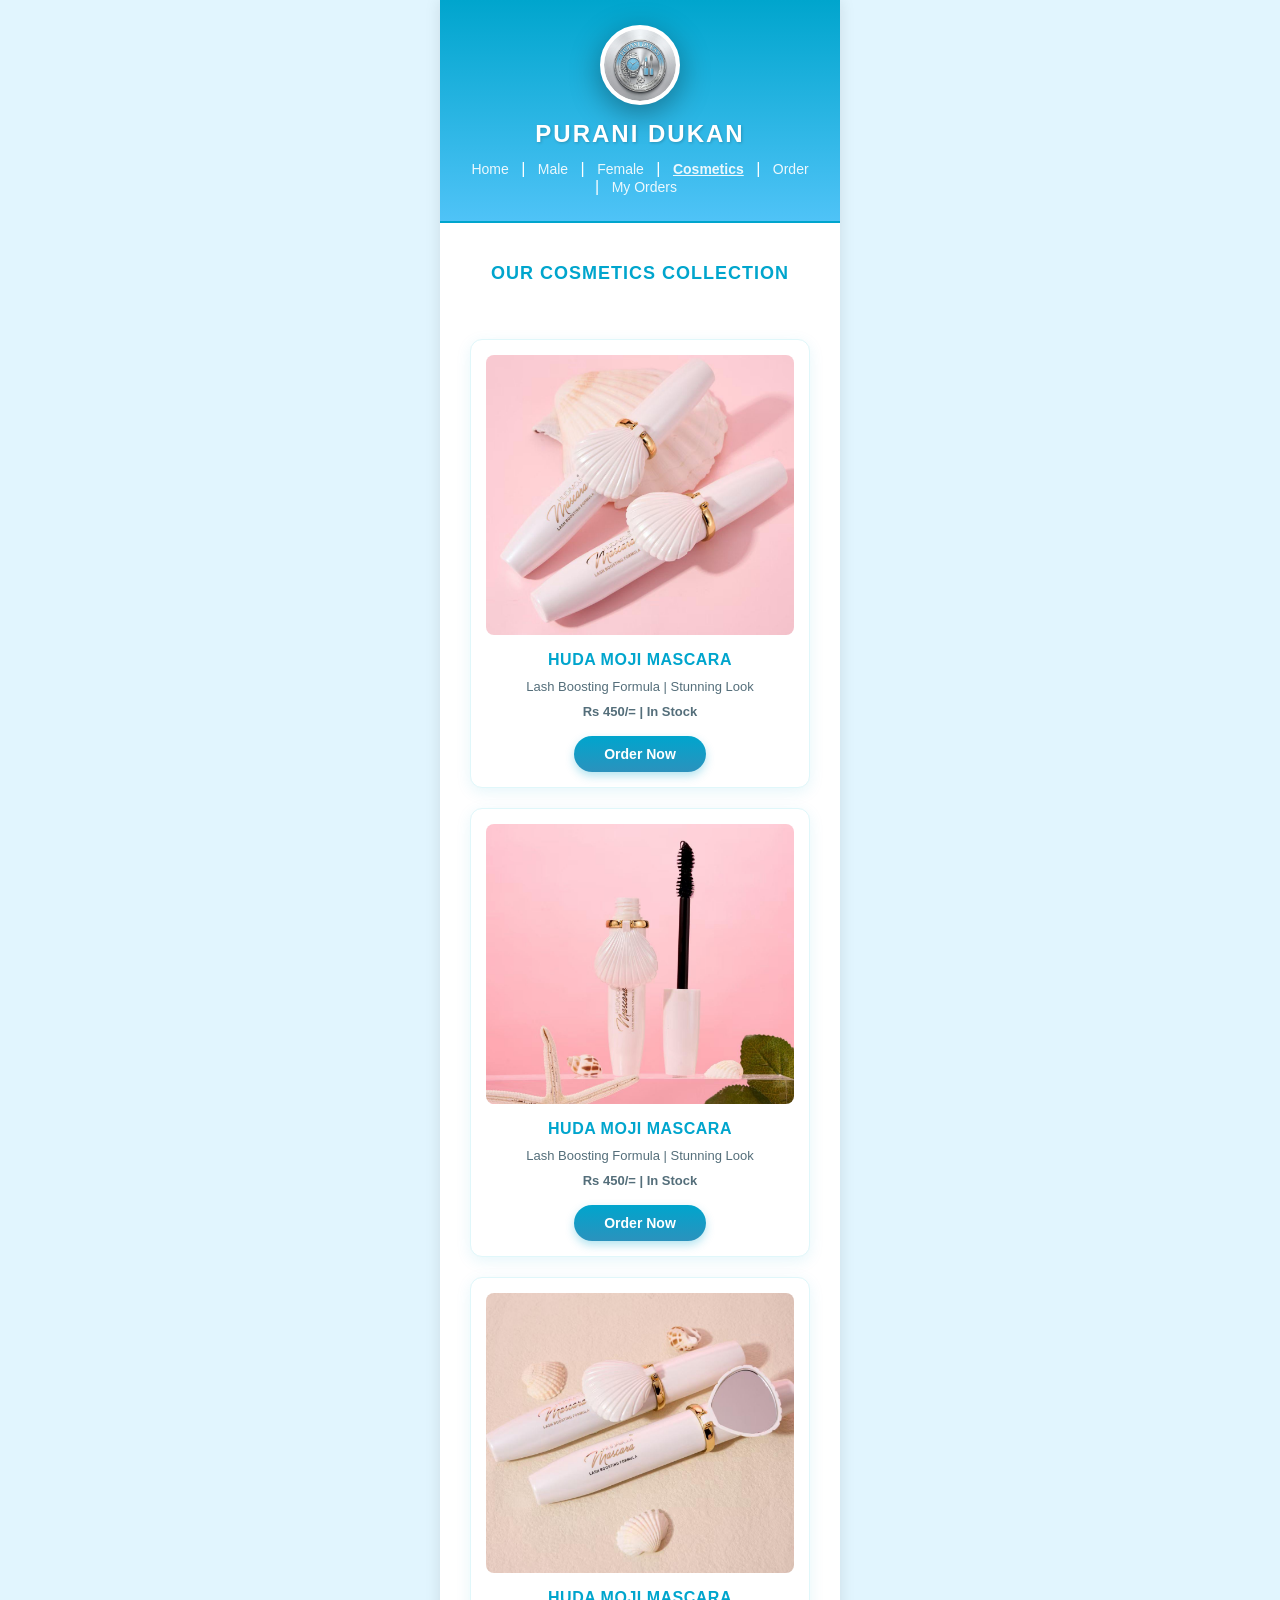
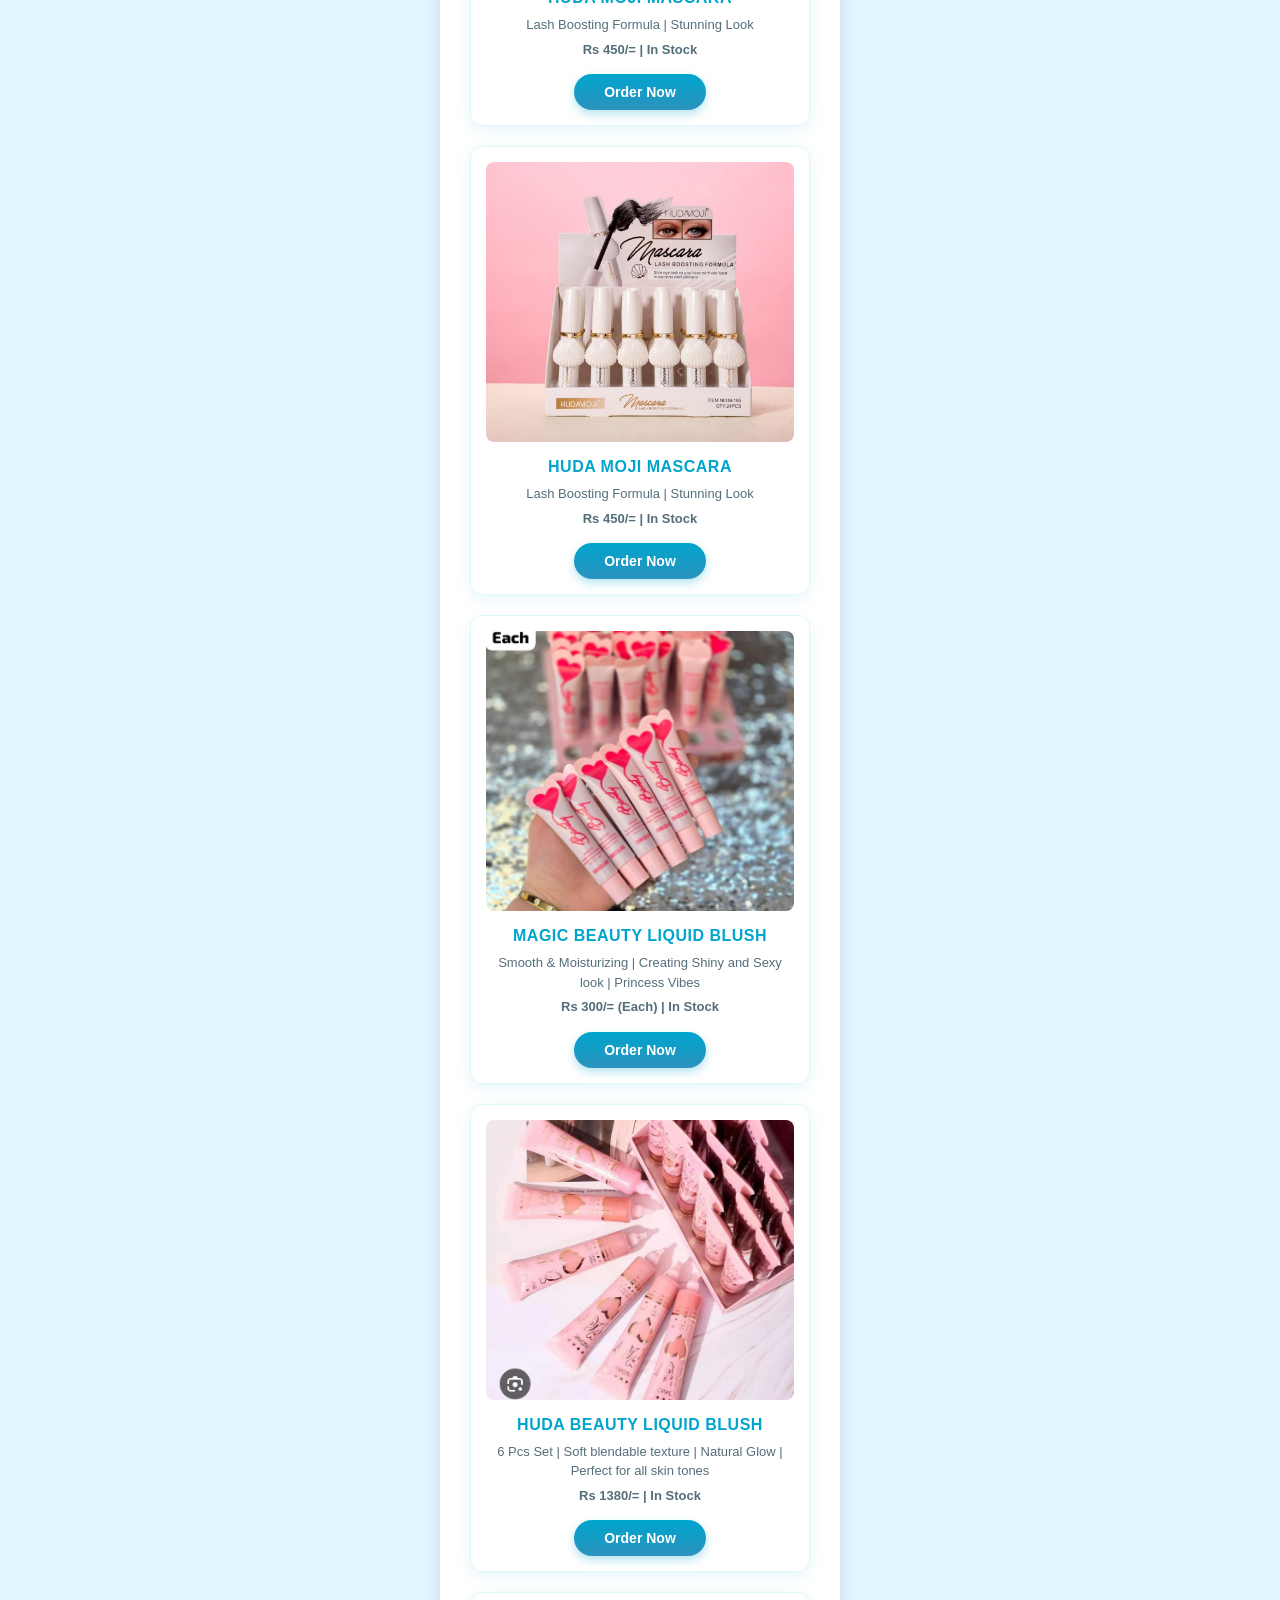
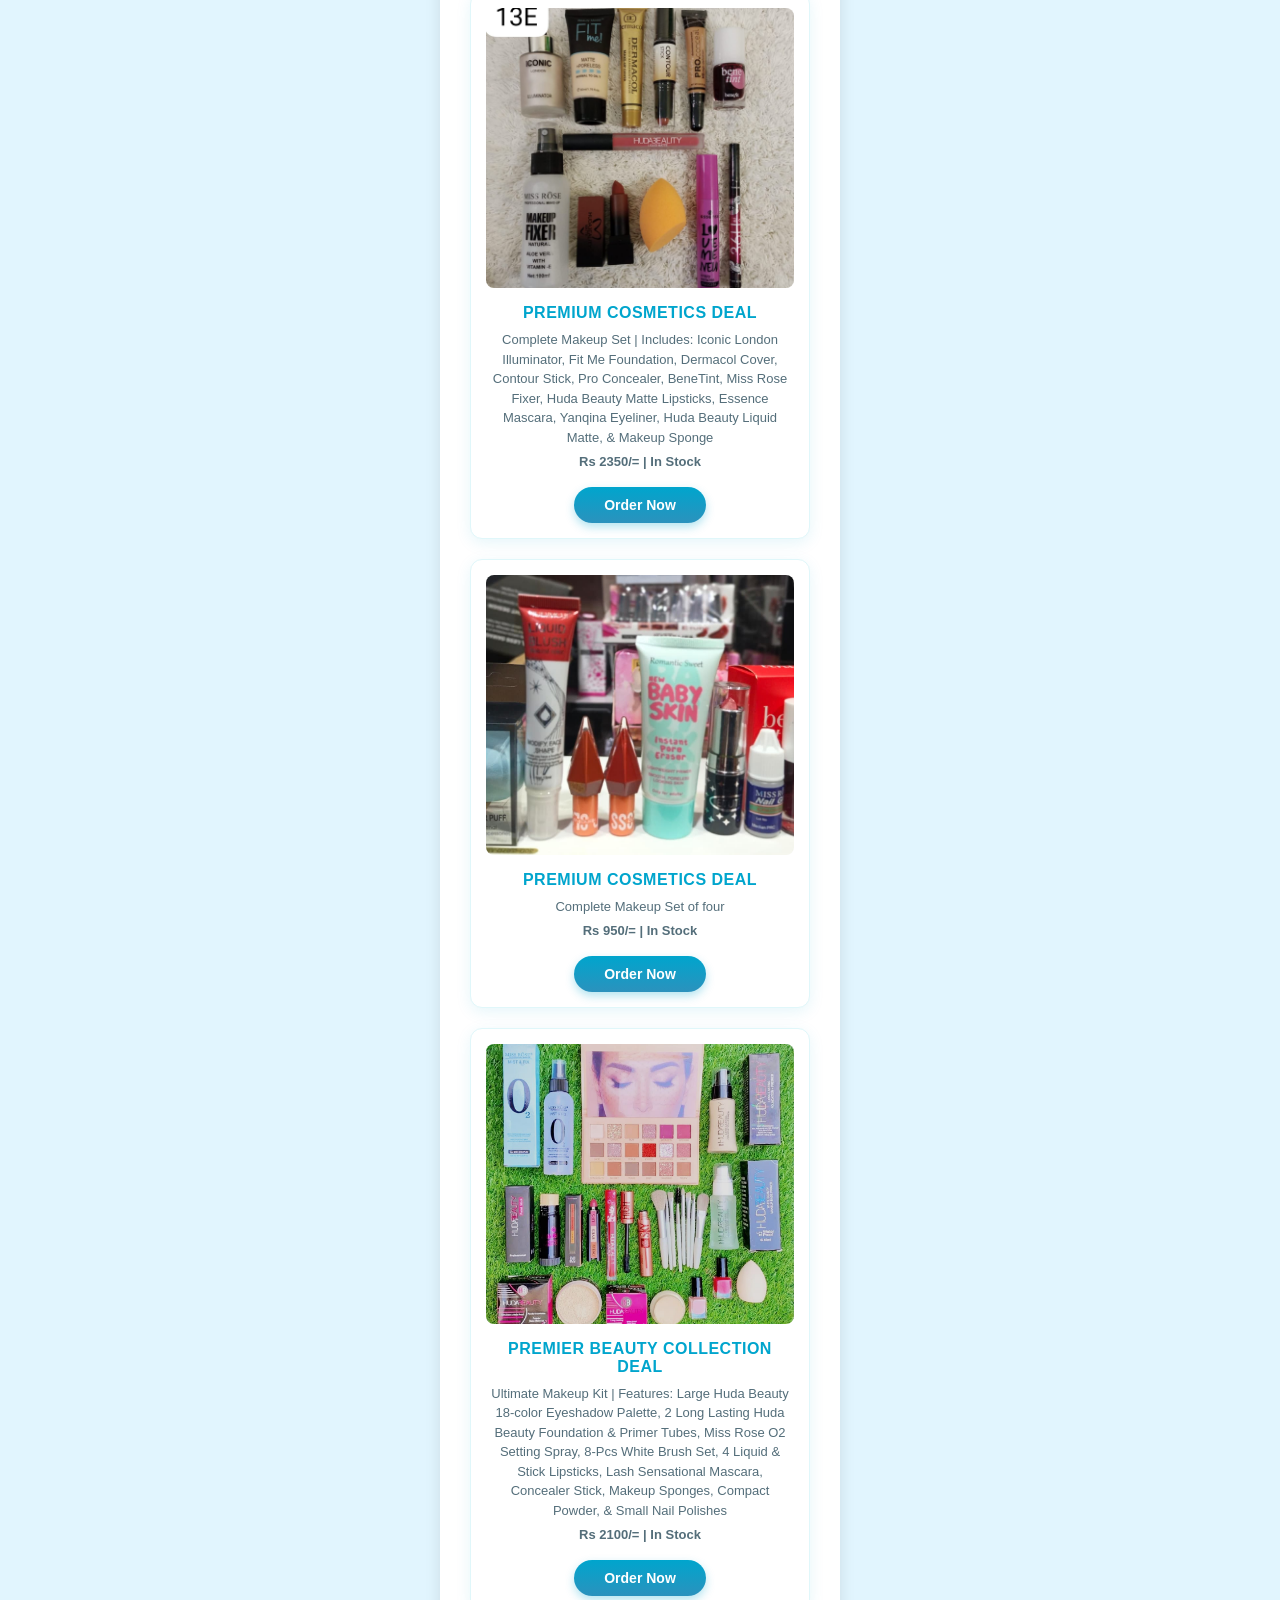
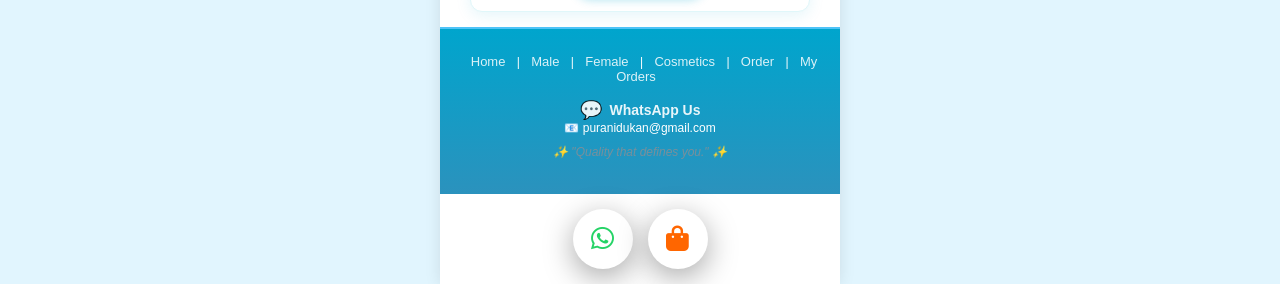
<file: cosmetics.html>
<!DOCTYPE html>
<html lang="en">
<head>
    <meta charset="UTF-8">
    <title>Cosmetics - Purani Dukan</title>
    <link rel="stylesheet" href="https://cdnjs.cloudflare.com/ajax/libs/font-awesome/6.4.0/css/all.min.css">
    <link rel="stylesheet" href="style.css">
</head>
<body>
    <div class="app-container">
        <header>
            <div class="logo-container">
                <img src="logo1.jpeg" alt="Purani Dukan Logo">
            </div>
            <div class="logo">PURANI DUKAN</div>
            <nav>
                <a href="home.html">Home</a> | 
                <a href="Male.html">Male</a> | 
                <a href="female.html">Female</a> | 
                <a href="cosmetics.html">Cosmetics</a> | 
                <a href="order.html">Order</a> | 
                <a href="orders.html">My Orders</a>
            </nav>
        </header>

        <h2 style="text-align: center; margin: 40px 0;">Our Cosmetics Collection</h2>

        <div class="grid">
            <div class="card">
                <img src="pic34.jpeg" alt="Huda Moji Mascara">
                <h3>HUDA MOJI MASCARA</h3>
                <p>Lash Boosting Formula | Stunning Look</p>
                <p class="price">Rs 450/= | In Stock</p>
                <a href="order.html?product=Huda%20Moji%20Mascara&price=450" class="order-btn">Order Now</a>
            </div>
            <div class="card">
                <img src="pic35.jpeg" alt="Huda Moji Mascara">
                <h3>HUDA MOJI MASCARA</h3>
                <p>Lash Boosting Formula | Stunning Look</p>
                <p class="price">Rs 450/= | In Stock</p>
                <a href="order.html?product=Huda%20Moji%20Mascara&price=450" class="order-btn">Order Now</a>
            </div>
            <div class="card">
                <img src="pic36.jpeg" alt="Huda Moji Mascara">
                <h3>HUDA MOJI MASCARA</h3>
                <p>Lash Boosting Formula | Stunning Look</p>
                <p class="price">Rs 450/= | In Stock</p>
                <a href="order.html?product=Huda%20Moji%20Mascara&price=450" class="order-btn">Order Now</a>
            </div>
            <div class="card">
                <img src="pic37.jpeg" alt="Huda Moji Mascara">
                <h3>HUDA MOJI MASCARA</h3>
                <p>Lash Boosting Formula | Stunning Look</p>
                <p class="price">Rs 450/= | In Stock</p>
                <a href="order.html?product=Huda%20Moji%20Mascara&price=450" class="order-btn">Order Now</a>
            </div>
            <div class="card">
                <img src="pic38.jpeg" alt="Magic Beauty Liquid Blush">
                <h3>Magic Beauty Liquid Blush</h3>
                <p>Smooth & Moisturizing | Creating Shiny and Sexy look | Princess Vibes</p>
                <p class="price">Rs 300/= (Each) | In Stock</p>
                <a href="order.html?product=Magic%20Beauty%20Liquid%20Blush&price=300" class="order-btn">Order Now</a>
            </div>
            <div class="card">
                <img src="pic39.jpeg" alt="Huda Beauty Liquid Blush">
                <h3>HUDA BEAUTY LIQUID BLUSH</h3>
                <p>6 Pcs Set | Soft blendable texture | Natural Glow | Perfect for all skin tones</p>
                <p class="price">Rs 1380/= | In Stock</p>
                <a href="order.html?product=Huda%20Beauty%20Liquid%20Blush&price=1380" class="order-btn">Order Now</a>
            </div>
            <div class="card">
                <img src="pic45.jpeg" alt="Premium Cosmetics Deal">
                <h3>PREMIUM COSMETICS DEAL</h3>
                <p>Complete Makeup Set | Includes: Iconic London Illuminator, Fit Me Foundation, Dermacol Cover, Contour Stick, Pro Concealer, BeneTint, Miss Rose Fixer, Huda Beauty Matte Lipsticks, Essence Mascara, Yanqina Eyeliner, Huda Beauty Liquid Matte, & Makeup Sponge</p>
                <p class="price">Rs 2350/= | In Stock</p>
                <a href="order.html?product=Premium%20Cosmetics%20Deal&price=2350" class="order-btn">Order Now</a>
            </div>
            <div class="card">
                <img src="pic48.jpeg" alt="Premium Cosmetics Deal">
                <h3>PREMIUM COSMETICS DEAL</h3>
                <p>Complete Makeup Set of four</p>
                <p class="price">Rs 950/= | In Stock</p>
                <a href="order.html?product=Premium%20Cosmetics%20Deal%20(Set%20of%20Four)&price=950" class="order-btn">Order Now</a>
            </div>
            <div class="card">
                <img src="pic47.jpeg" alt="Premier Beauty Collection">
                <h3>PREMIER BEAUTY COLLECTION DEAL</h3>
                <p>Ultimate Makeup Kit | Features: Large Huda Beauty 18-color Eyeshadow Palette, 2 Long Lasting Huda Beauty Foundation & Primer Tubes, Miss Rose O2 Setting Spray, 8-Pcs White Brush Set, 4 Liquid & Stick Lipsticks, Lash Sensational Mascara, Concealer Stick, Makeup Sponges, Compact Powder, & Small Nail Polishes</p>
                <p class="price">Rs 2100/= | In Stock</p>
                <a href="order.html?product=Premier%20Beauty%20Collection%20Deal&price=2100" class="order-btn">Order Now</a>
            </div>
        </div>

        <footer>
            <div class="footer-nav">
                <a href="home.html">Home</a> | <a href="Male.html">Male</a> | <a href="female.html">Female</a> | <a href="cosmetics.html">Cosmetics</a> | <a href="order.html">Order</a> | <a href="orders.html">My Orders</a>
            </div>
            <a href="https://wa.me/923343876269" class="wa-link">
                <span class="icon">&#128172;</span> WhatsApp Us
            </a>
            <p>&#128231; puranidukan@gmail.com</p>
            <p class="caption">&#10024; "Quality that defines you." &#10024;</p>
        </footer>

        <div class="icon-container">
            <a href="https://wa.me/923343876269" class="circle-icon whatsapp">
                <i class="fab fa-whatsapp"></i>
            </a>
            <a href="order.html" class="circle-icon order">
                <i class="fas fa-shopping-bag"></i>
            </a>
        </div>
    </div>
    <script src="script.js"></script>
</body>
</html>
</file>
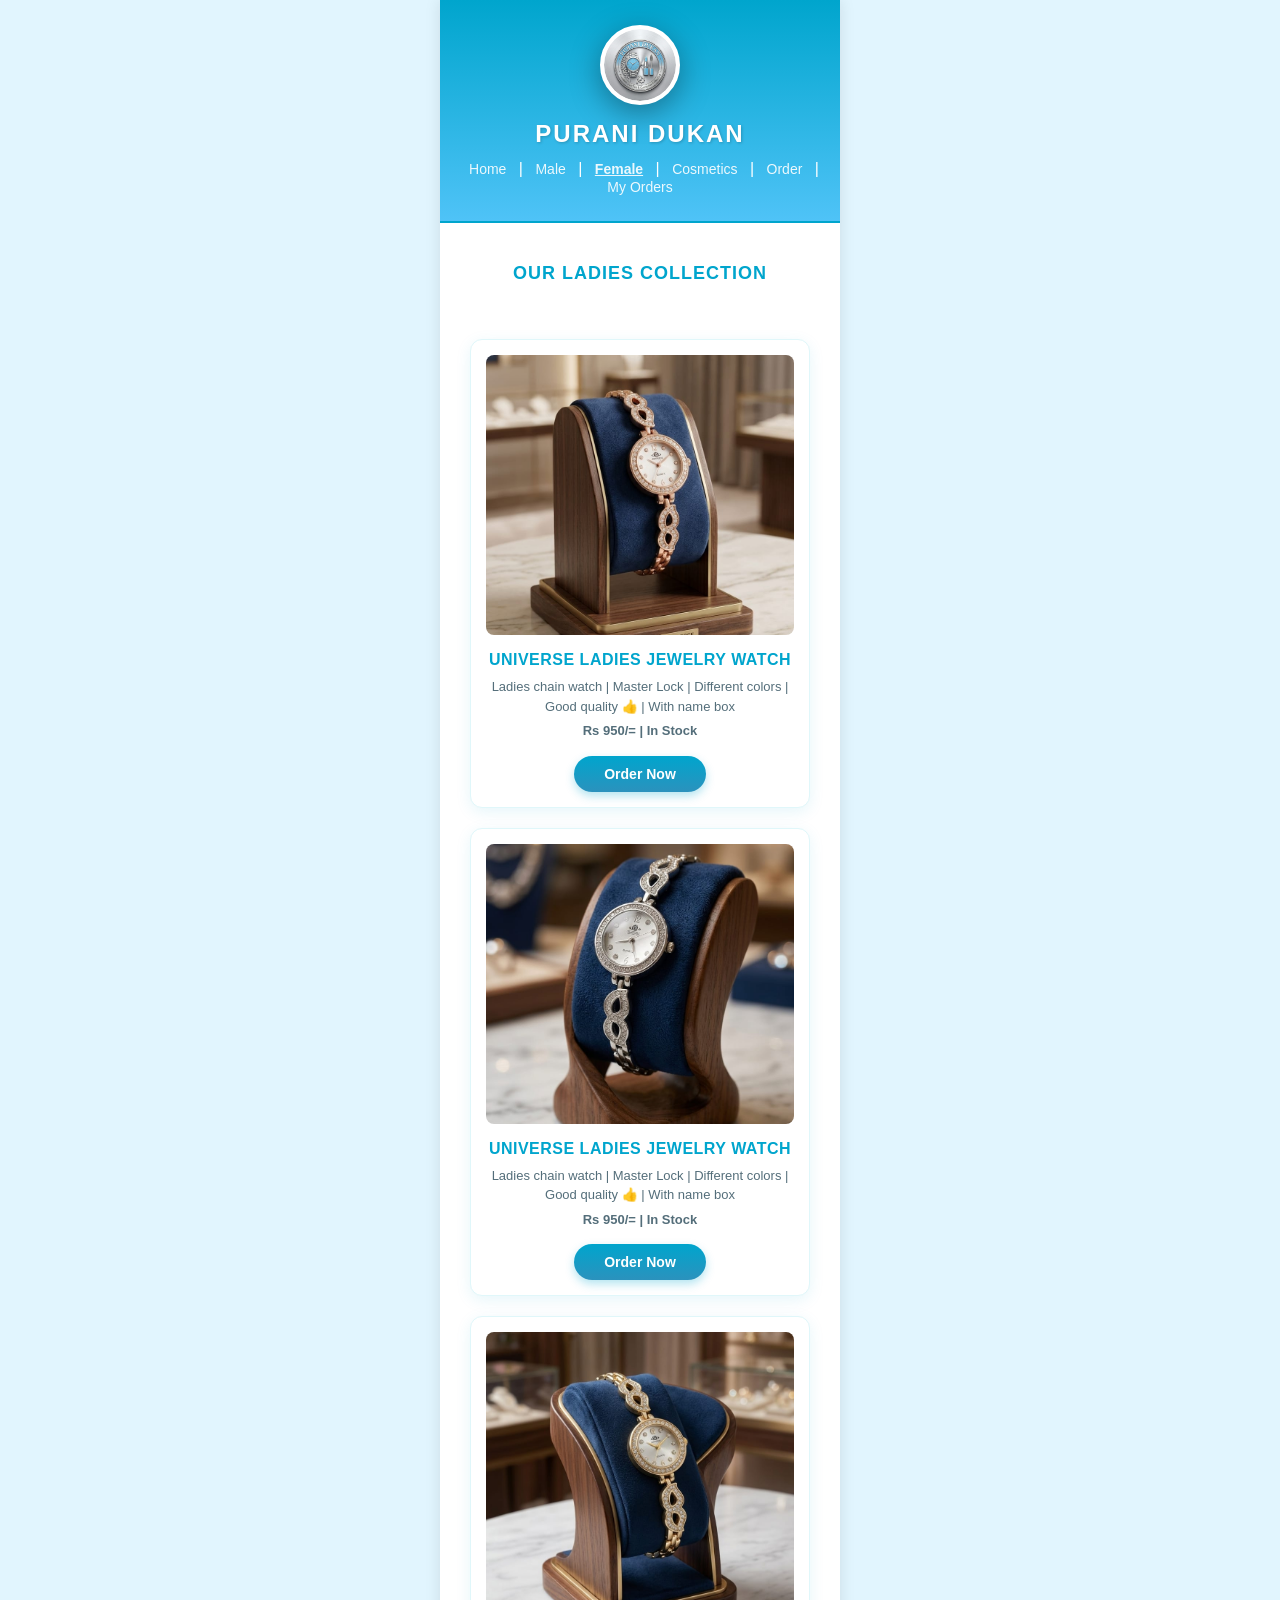
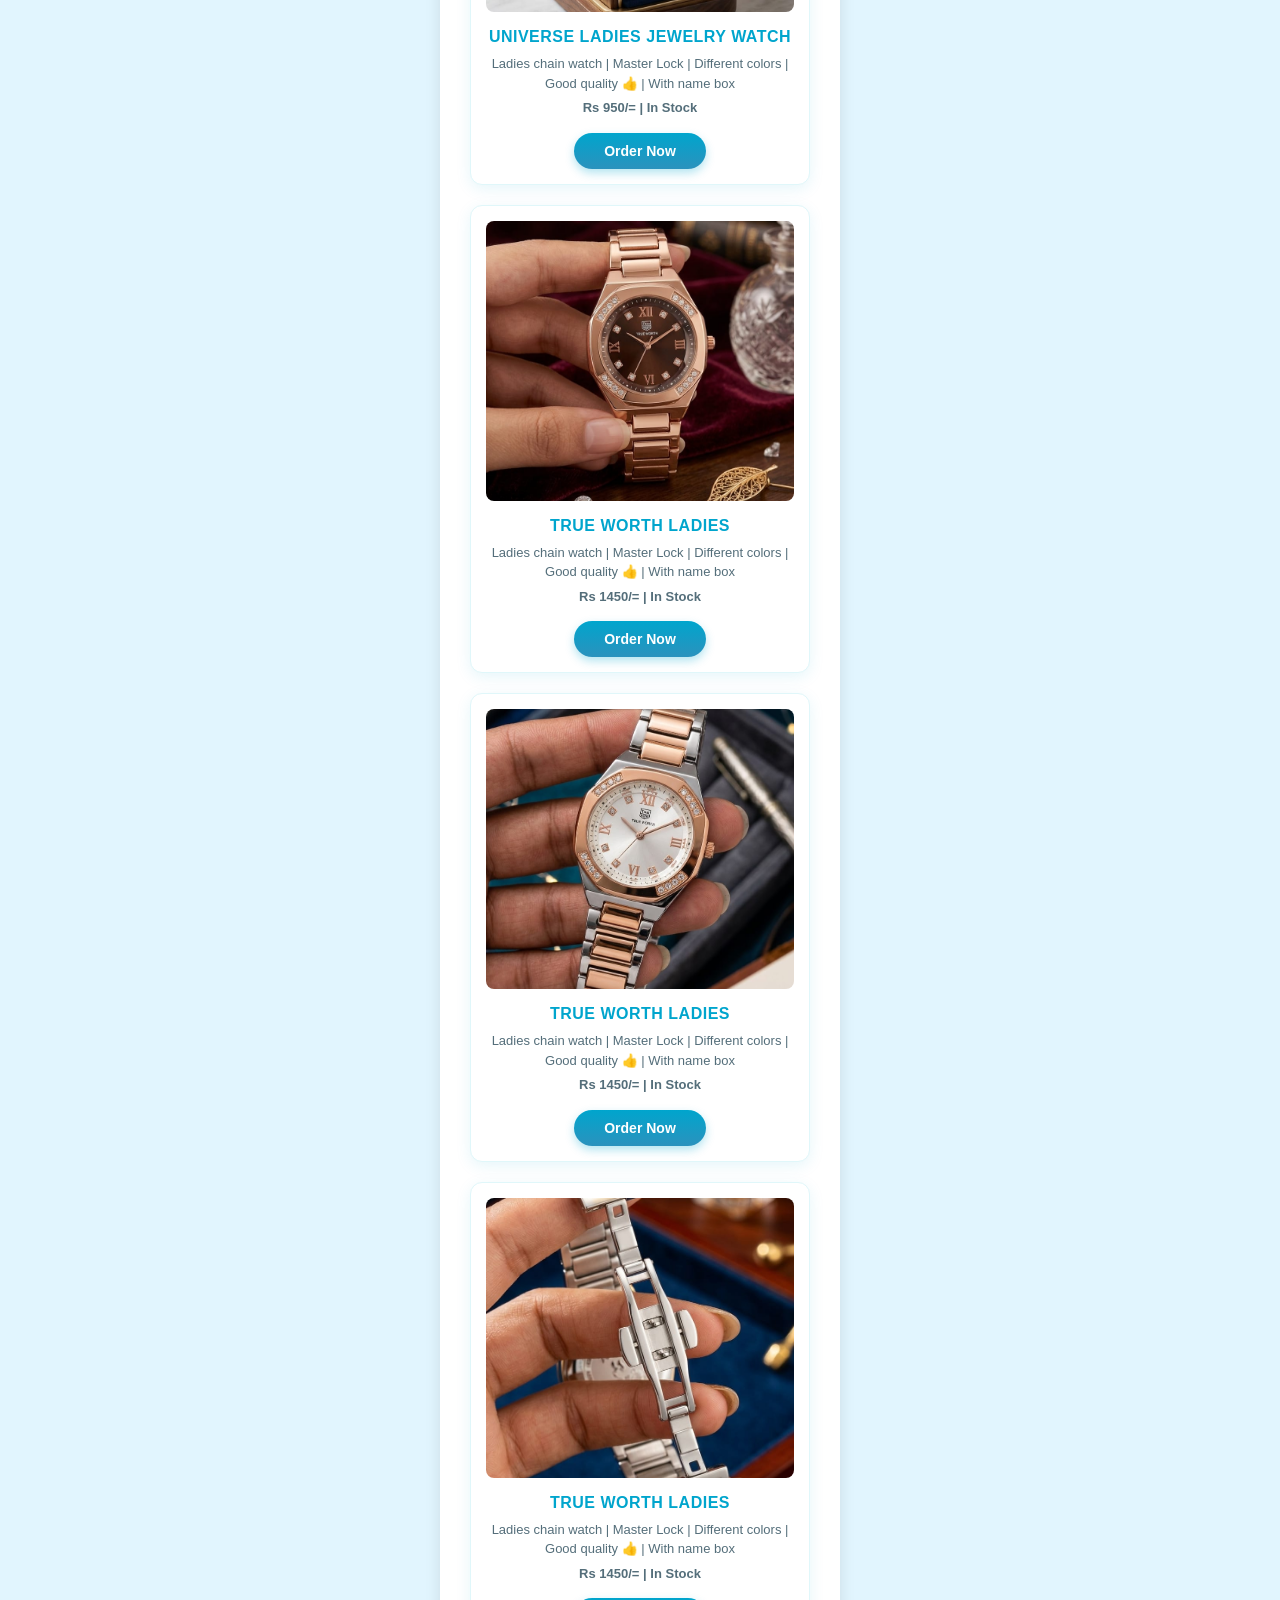
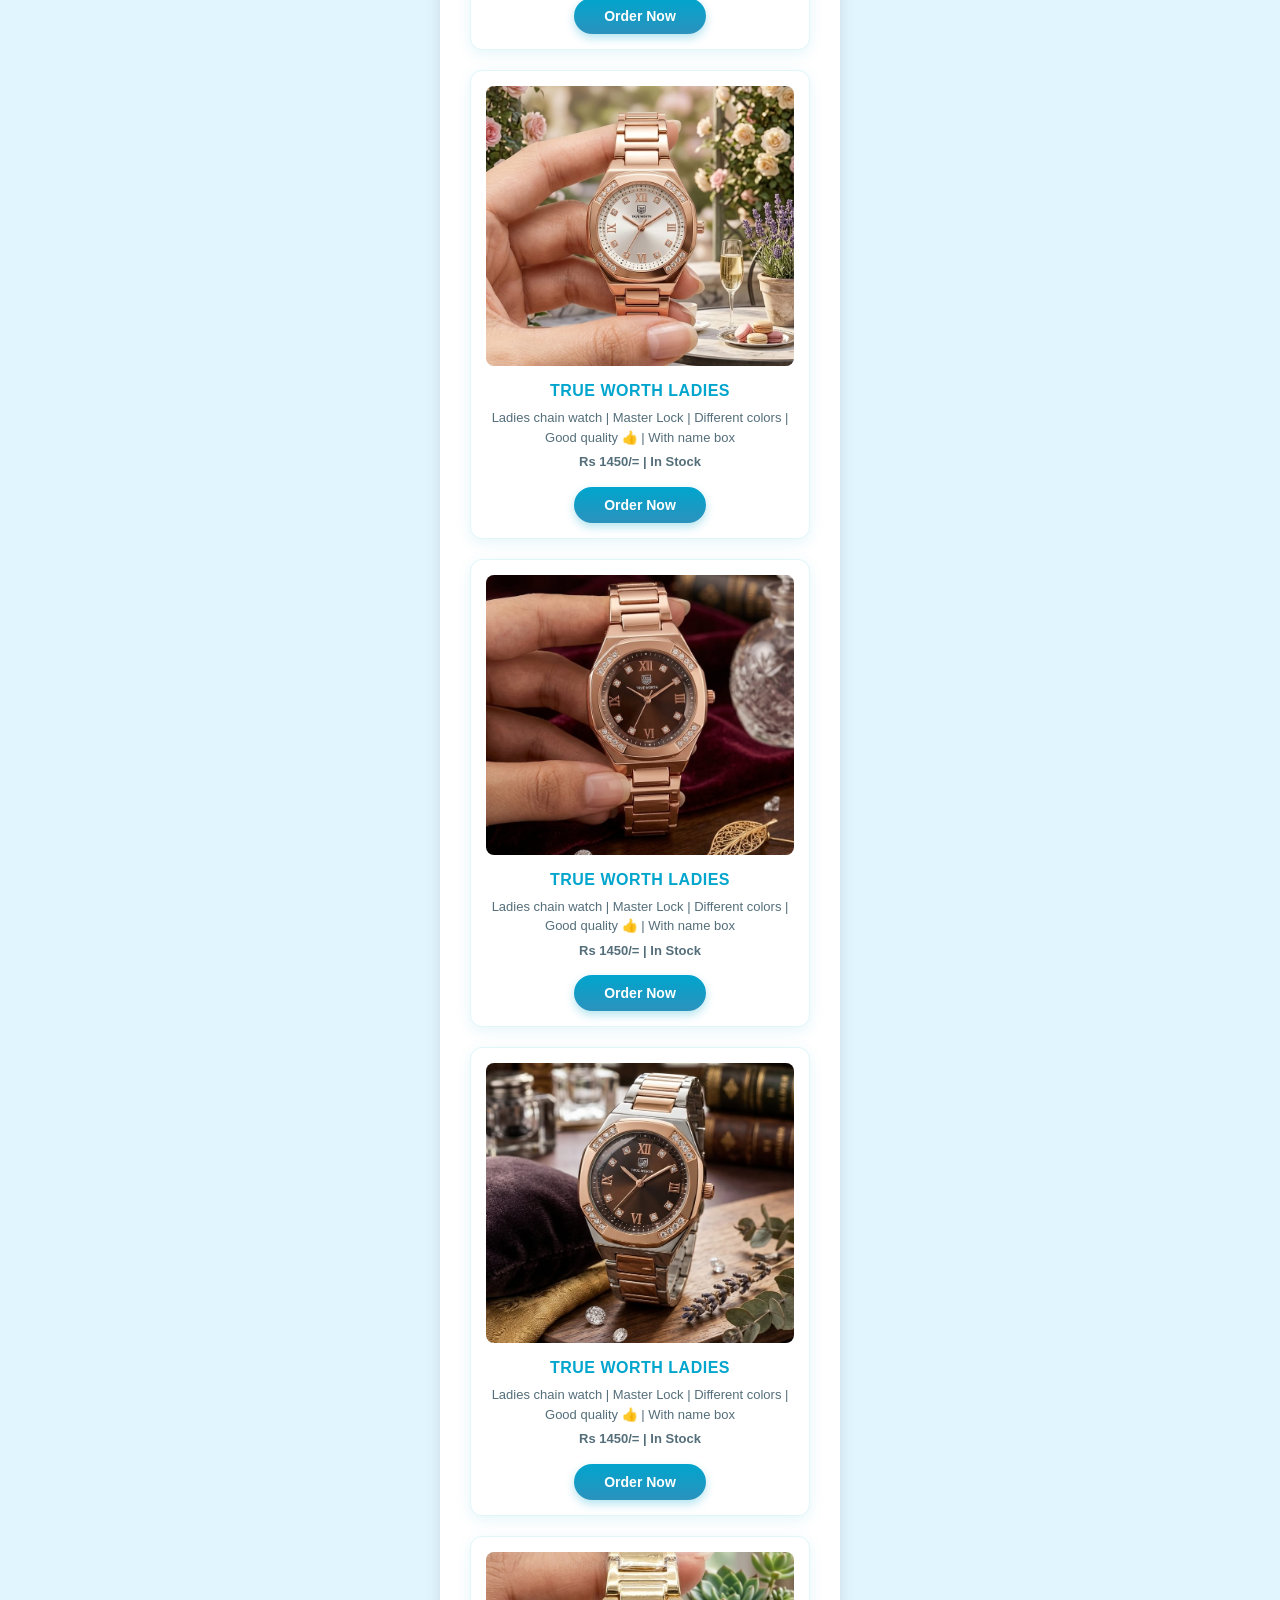
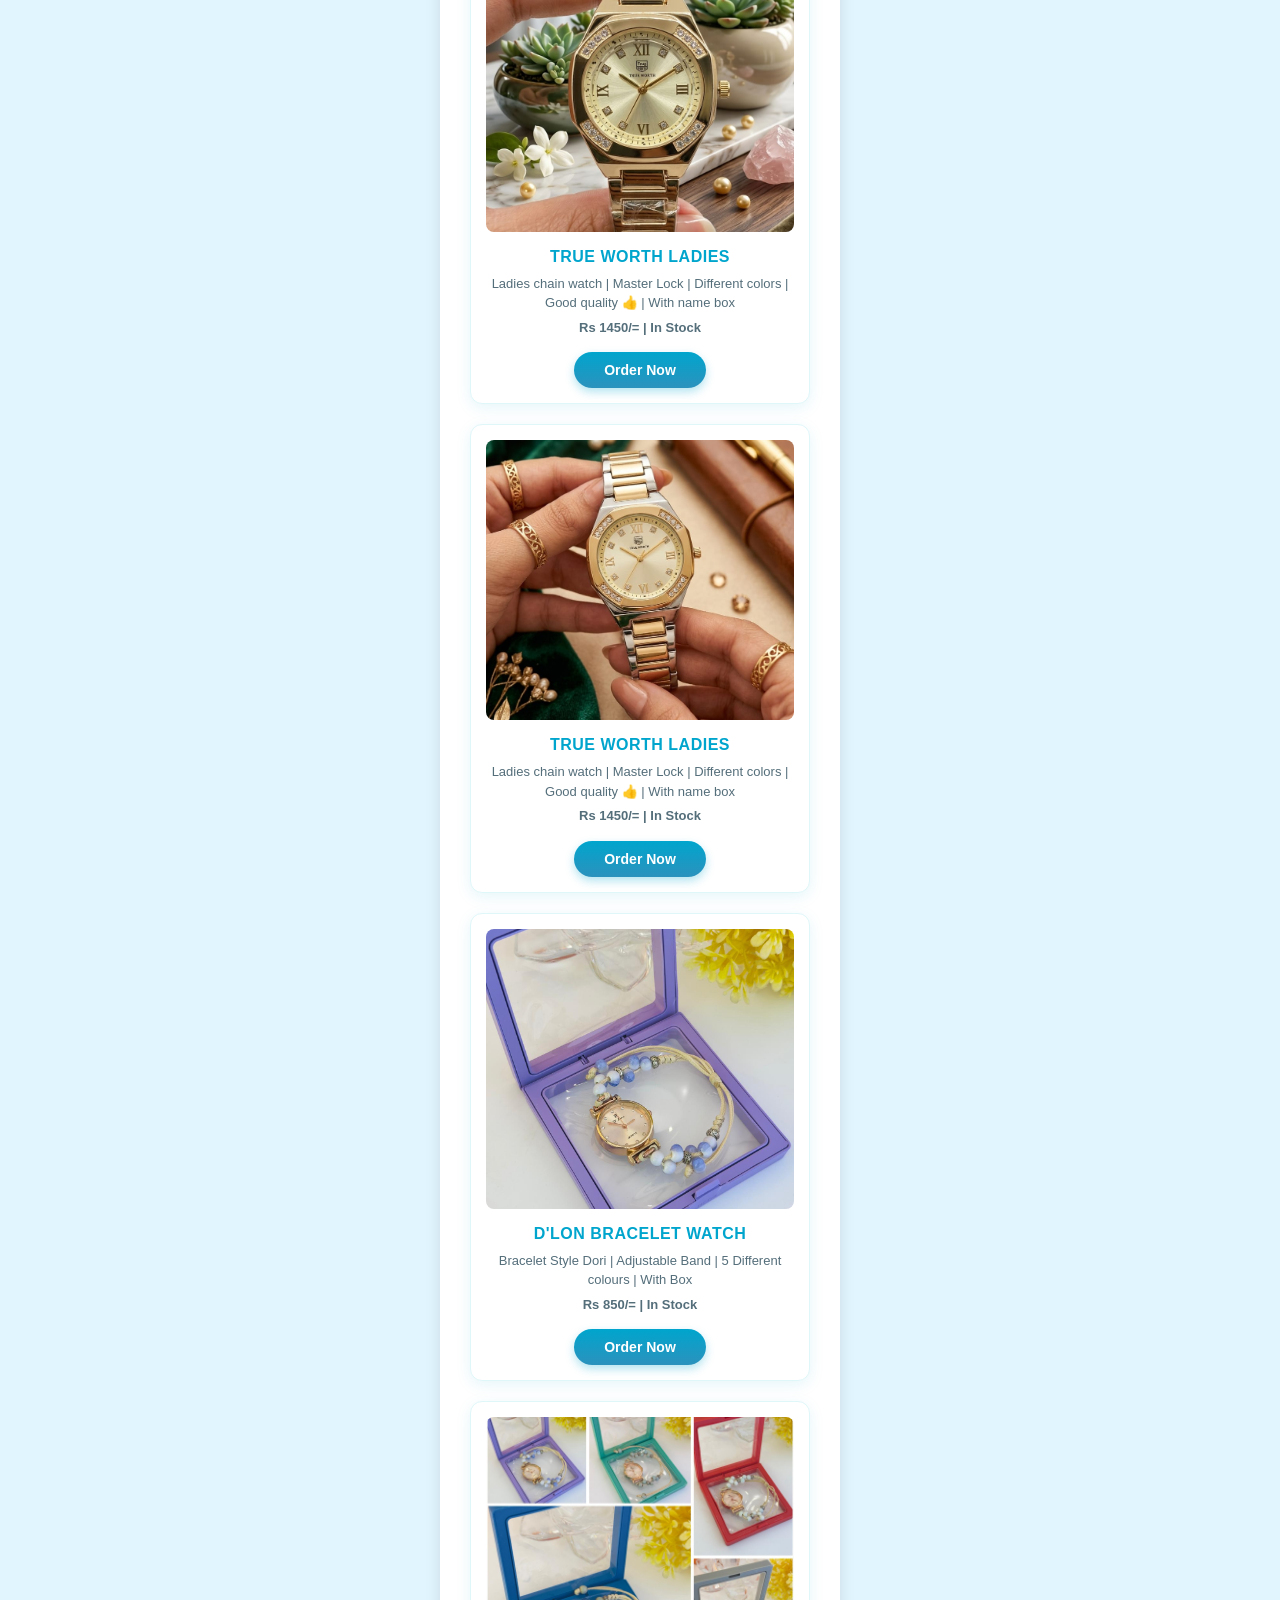
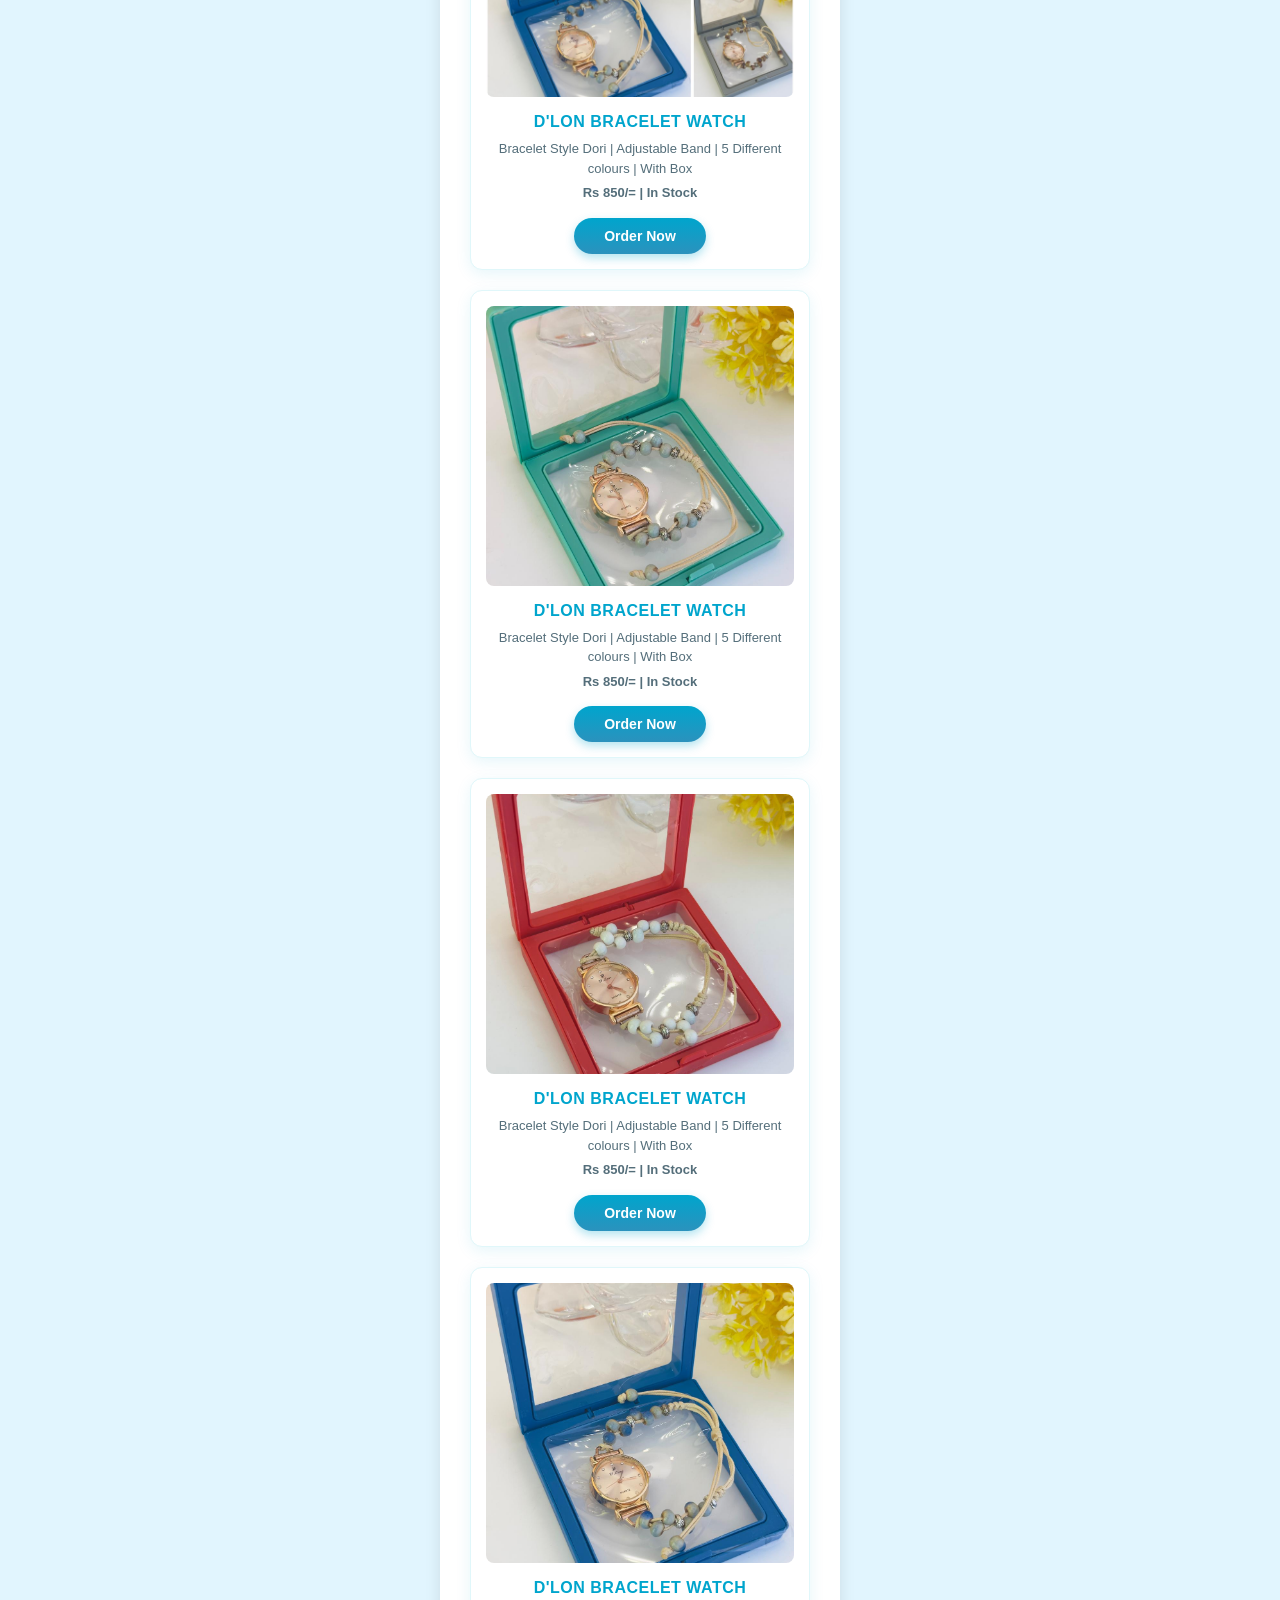
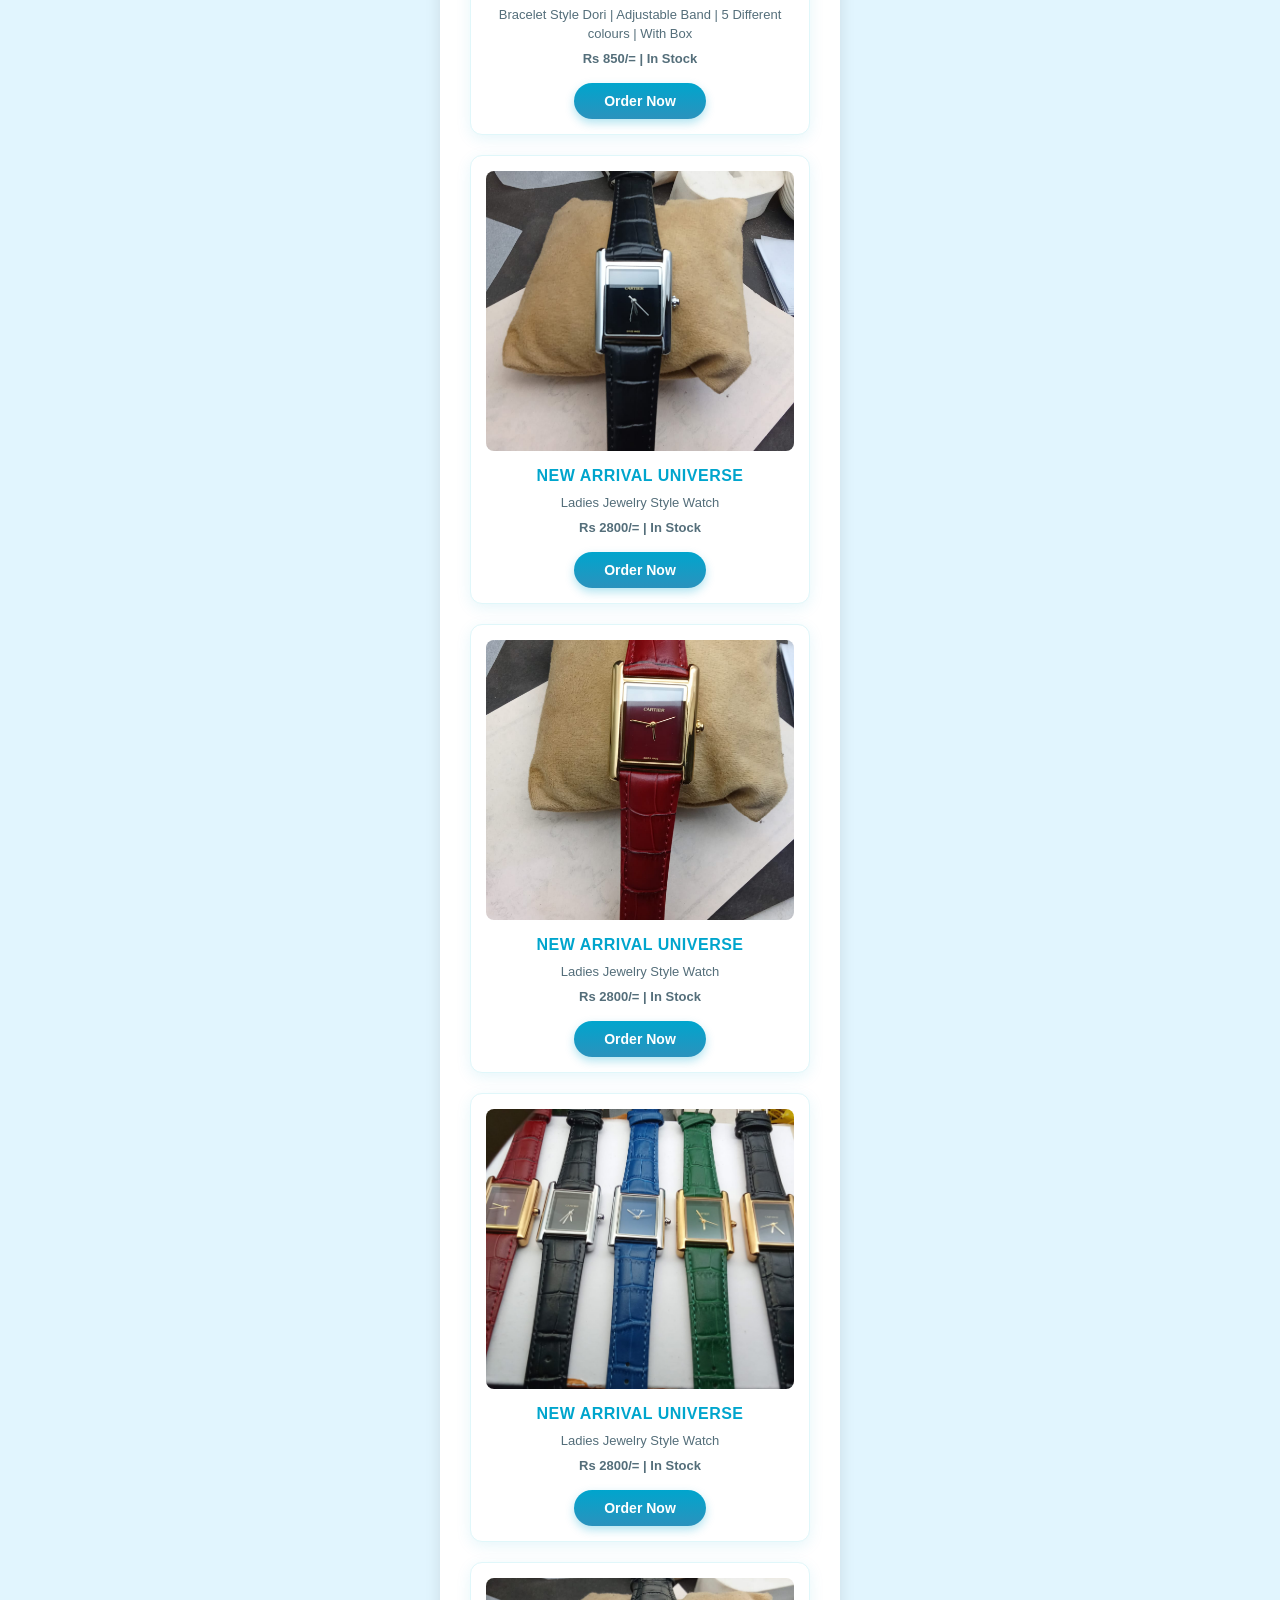
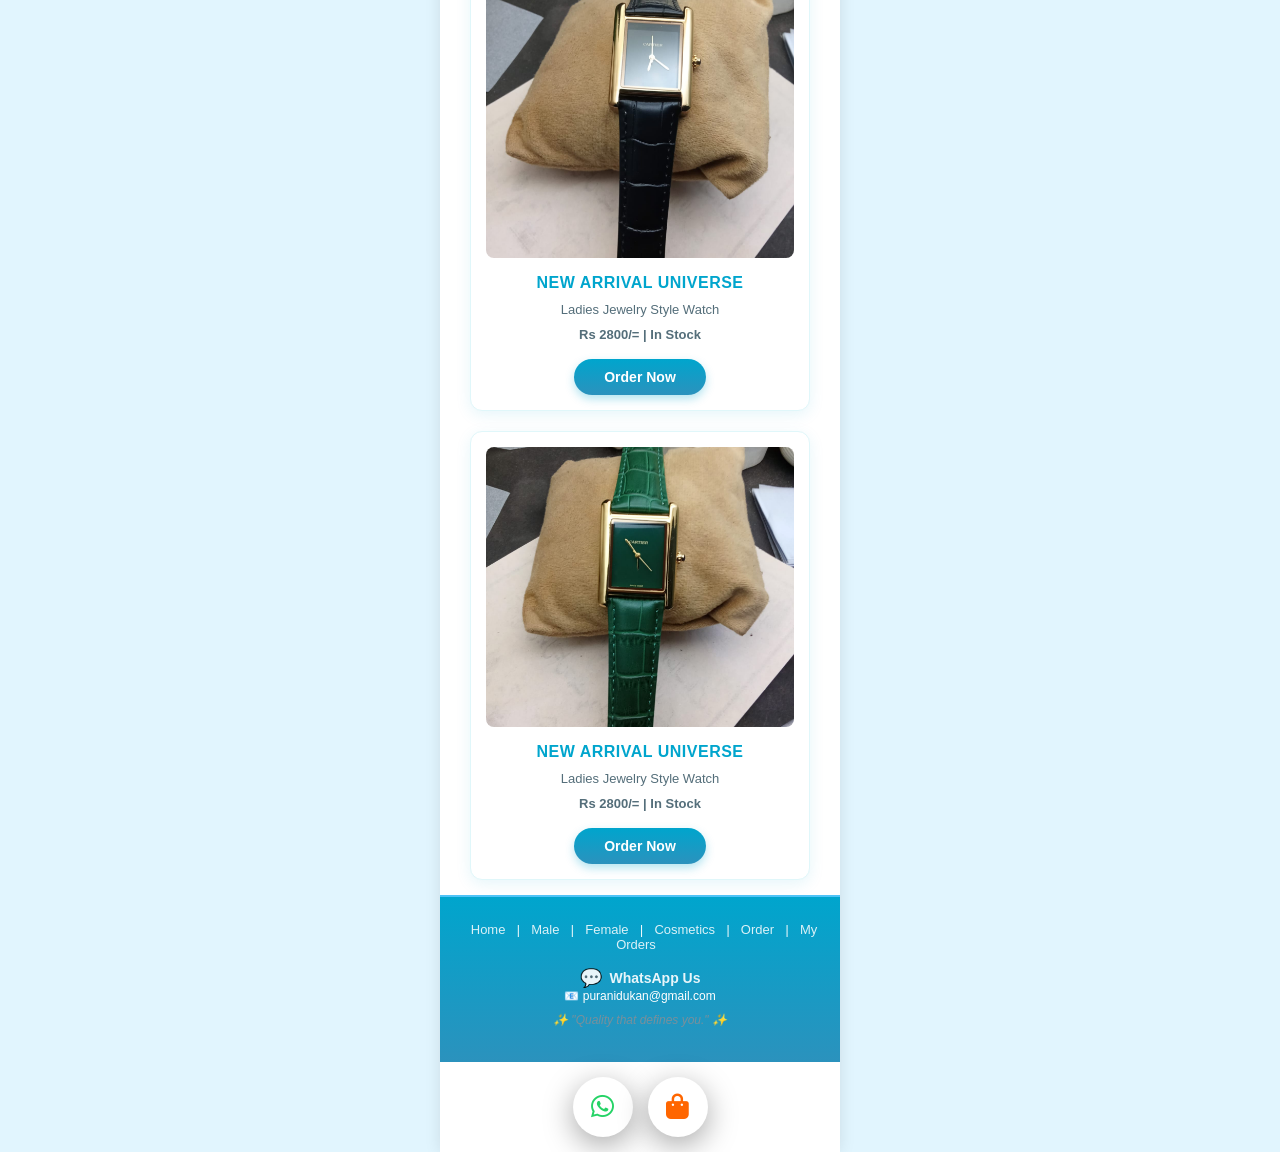
<file: female.html>
<!DOCTYPE html>
<html lang="en">
<head>
    <meta charset="UTF-8">
    <title>Purani Dukan - Ladies Collection</title>
    <link rel="stylesheet" href="https://cdnjs.cloudflare.com/ajax/libs/font-awesome/6.4.0/css/all.min.css">
    <link rel="stylesheet" href="style.css">
</head>
<body>
    <div class="app-container">
        <header>
            <div class="logo-container">
                <img src="logo1.jpeg" alt="Purani Dukan Logo">
            </div>
            <div class="logo">PURANI DUKAN</div>
            <nav>
                <a href="home.html">Home</a> | 
                <a href="Male.html">Male</a> | 
                <a href="female.html">Female</a> | 
                <a href="cosmetics.html">Cosmetics</a> | 
                <a href="order.html">Order</a> | 
                <a href="orders.html">My Orders</a>
            </nav>
        </header>

        <h2 style="text-align: center; margin: 40px 0;">Our Ladies Collection</h2>

        <div class="grid">
            <div class="card">
                <img src="pic14.jpeg" alt="Universe Ladies Jewelry Watch">
                <h3>Universe Ladies Jewelry Watch</h3>
                <p>Ladies chain watch | Master Lock | Different colors | Good quality &#128077; | With name box</p>
                <p class="price">Rs 950/= | In Stock</p>
                <a href="order.html?product=Universe%20Ladies%20Jewelry%20Watch&price=950" class="order-btn">Order Now</a>
            </div>
            <div class="card">
                <img src="pic15.jpeg" alt="Universe Ladies Jewelry Watch">
                <h3>Universe Ladies Jewelry Watch</h3>
                <p>Ladies chain watch | Master Lock | Different colors | Good quality &#128077; | With name box</p>
                <p class="price">Rs 950/= | In Stock</p>
                <a href="order.html?product=Universe%20Ladies%20Jewelry%20Watch&price=950" class="order-btn">Order Now</a>
            </div>
            <div class="card">
                <img src="pic16.jpeg" alt="Universe Ladies Jewelry Watch">
                <h3>Universe Ladies Jewelry Watch</h3>
                <p>Ladies chain watch | Master Lock | Different colors | Good quality &#128077; | With name box</p>
                <p class="price">Rs 950/= | In Stock</p>
                <a href="order.html?product=Universe%20Ladies%20Jewelry%20Watch&price=950" class="order-btn">Order Now</a>
            </div>
            <div class="card">
                <img src="pic20.jpeg" alt="True Worth Ladies">
                <h3>True Worth Ladies</h3>
                <p>Ladies chain watch | Master Lock | Different colors | Good quality &#128077; | With name box</p>
                <p class="price">Rs 1450/= | In Stock</p>
                <a href="order.html?product=True%20Worth%20Ladies&price=1450" class="order-btn">Order Now</a>
            </div>
            <div class="card">
                <img src="pic17.jpeg" alt="True Worth Ladies">
                <h3>True Worth Ladies</h3>
                <p>Ladies chain watch | Master Lock | Different colors | Good quality &#128077; | With name box</p>
                <p class="price">Rs 1450/= | In Stock</p>
                <a href="order.html?product=True%20Worth%20Ladies&price=1450" class="order-btn">Order Now</a>
            </div>
            <div class="card">
                <img src="pic18.jpeg" alt="True Worth Ladies">
                <h3>True Worth Ladies</h3>
                <p>Ladies chain watch | Master Lock | Different colors | Good quality &#128077; | With name box</p>
                <p class="price">Rs 1450/= | In Stock</p>
                <a href="order.html?product=True%20Worth%20Ladies&price=1450" class="order-btn">Order Now</a>
            </div>
            <div class="card">
                <img src="pic19.jpeg" alt="True Worth Ladies">
                <h3>True Worth Ladies</h3>
                <p>Ladies chain watch | Master Lock | Different colors | Good quality &#128077; | With name box</p>
                <p class="price">Rs 1450/= | In Stock</p>
                <a href="order.html?product=True%20Worth%20Ladies&price=1450" class="order-btn">Order Now</a>
            </div>
            <div class="card">
                <img src="pic20.jpeg" alt="True Worth Ladies">
                <h3>True Worth Ladies</h3>
                <p>Ladies chain watch | Master Lock | Different colors | Good quality &#128077; | With name box</p>
                <p class="price">Rs 1450/= | In Stock</p>
                <a href="order.html?product=True%20Worth%20Ladies&price=1450" class="order-btn">Order Now</a>
            </div>
            <div class="card">
                <img src="pic21.jpeg" alt="True Worth Ladies">
                <h3>True Worth Ladies</h3>
                <p>Ladies chain watch | Master Lock | Different colors | Good quality &#128077; | With name box</p>
                <p class="price">Rs 1450/= | In Stock</p>
                <a href="order.html?product=True%20Worth%20Ladies&price=1450" class="order-btn">Order Now</a>
            </div>
            <div class="card">
                <img src="pic22.jpeg" alt="True Worth Ladies">
                <h3>True Worth Ladies</h3>
                <p>Ladies chain watch | Master Lock | Different colors | Good quality &#128077; | With name box</p>
                <p class="price">Rs 1450/= | In Stock</p>
                <a href="order.html?product=True%20Worth%20Ladies&price=1450" class="order-btn">Order Now</a>
            </div>
            <div class="card">
                <img src="pic23.jpeg" alt="True Worth Ladies">
                <h3>True Worth Ladies</h3>
                <p>Ladies chain watch | Master Lock | Different colors | Good quality &#128077; | With name box</p>
                <p class="price">Rs 1450/= | In Stock</p>
                <a href="order.html?product=True%20Worth%20Ladies&price=1450" class="order-btn">Order Now</a>
            </div>
            <div class="card">
                <img src="pic29.jpeg" alt="D'Lon Bracelet Watch">
                <h3>D'Lon Bracelet Watch</h3>
                <p>Bracelet Style Dori | Adjustable Band | 5 Different colours | With Box</p>
                <p class="price">Rs 850/= | In Stock</p>
                <a href="order.html?product=D'Lon%20Bracelet%20Watch&price=850" class="order-btn">Order Now</a>
            </div>
            <div class="card">
                <img src="pic30.jpeg" alt="D'Lon Bracelet Watch">
                <h3>D'Lon Bracelet Watch</h3>
                <p>Bracelet Style Dori | Adjustable Band | 5 Different colours | With Box</p>
                <p class="price">Rs 850/= | In Stock</p>
                <a href="order.html?product=D'Lon%20Bracelet%20Watch&price=850" class="order-btn">Order Now</a>
            </div>
            <div class="card">
                <img src="pic31.jpeg" alt="D'Lon Bracelet Watch">
                <h3>D'Lon Bracelet Watch</h3>
                <p>Bracelet Style Dori | Adjustable Band | 5 Different colours | With Box</p>
                <p class="price">Rs 850/= | In Stock</p>
                <a href="order.html?product=D'Lon%20Bracelet%20Watch&price=850" class="order-btn">Order Now</a>
            </div>
            <div class="card">
                <img src="pic32.jpeg" alt="D'Lon Bracelet Watch">
                <h3>D'Lon Bracelet Watch</h3>
                <p>Bracelet Style Dori | Adjustable Band | 5 Different colours | With Box</p>
                <p class="price">Rs 850/= | In Stock</p>
                <a href="order.html?product=D'Lon%20Bracelet%20Watch&price=850" class="order-btn">Order Now</a>
            </div>
            <div class="card">
                <img src="pic33.jpeg" alt="D'Lon Bracelet Watch">
                <h3>D'Lon Bracelet Watch</h3>
                <p>Bracelet Style Dori | Adjustable Band | 5 Different colours | With Box</p>
                <p class="price">Rs 850/= | In Stock</p>
                <a href="order.html?product=D'Lon%20Bracelet%20Watch&price=850" class="order-btn">Order Now</a>
            </div>
            <div class="card">
                <img src="pic24.jpeg" alt="NEW ARRIVAL UNIVERSE">
                <h3>NEW ARRIVAL UNIVERSE</h3>
                <p>Ladies Jewelry Style Watch</p>
                <p class="price">Rs 2800/= | In Stock</p>
                <a href="order.html?product=New%20Arrival%20Universe&price=2800" class="order-btn">Order Now</a>
            </div>
            <div class="card">
                <img src="pic25.jpeg" alt="NEW ARRIVAL UNIVERSE">
                <h3>NEW ARRIVAL UNIVERSE</h3>
                <p>Ladies Jewelry Style Watch</p>
                <p class="price">Rs 2800/= | In Stock</p>
                <a href="order.html?product=New%20Arrival%20Universe&price=2800" class="order-btn">Order Now</a>
            </div>
            <div class="card">
                <img src="pic26.jpeg" alt="NEW ARRIVAL UNIVERSE">
                <h3>NEW ARRIVAL UNIVERSE</h3>
                <p>Ladies Jewelry Style Watch</p>
                <p class="price">Rs 2800/= | In Stock</p>
                <a href="order.html?product=New%20Arrival%20Universe&price=2800" class="order-btn">Order Now</a>
            </div>
            <div class="card">
                <img src="pic27.jpeg" alt="NEW ARRIVAL UNIVERSE">
                <h3>NEW ARRIVAL UNIVERSE</h3>
                <p>Ladies Jewelry Style Watch</p>
                <p class="price">Rs 2800/= | In Stock</p>
                <a href="order.html?product=New%20Arrival%20Universe&price=2800" class="order-btn">Order Now</a>
            </div>
            <div class="card">
                <img src="pic28.jpeg" alt="NEW ARRIVAL UNIVERSE">
                <h3>NEW ARRIVAL UNIVERSE</h3>
                <p>Ladies Jewelry Style Watch</p>
                <p class="price">Rs 2800/= | In Stock</p>
                <a href="order.html?product=New%20Arrival%20Universe&price=2800" class="order-btn">Order Now</a>
            </div>
        </div>

        <footer>
            <div class="footer-nav">
                <a href="home.html">Home</a> | <a href="Male.html">Male</a> | <a href="female.html">Female</a> | <a href="cosmetics.html">Cosmetics</a> | <a href="order.html">Order</a> | <a href="orders.html">My Orders</a>
            </div>
            <a href="https://wa.me/923343876269" class="wa-link">
                <span class="icon">&#128172;</span> WhatsApp Us
            </a>
            <p>&#128231; puranidukan@gmail.com</p>
            <p class="caption">&#10024; "Quality that defines you." &#10024;</p>
        </footer>

        <div class="icon-container">
            <a href="https://wa.me/923343876269" class="circle-icon whatsapp">
                <i class="fab fa-whatsapp"></i>
            </a>
            <a href="order.html" class="circle-icon order">
                <i class="fas fa-shopping-bag"></i>
            </a>
        </div>
    </div>
    <script src="script.js"></script>
</body>
</html>
</file>
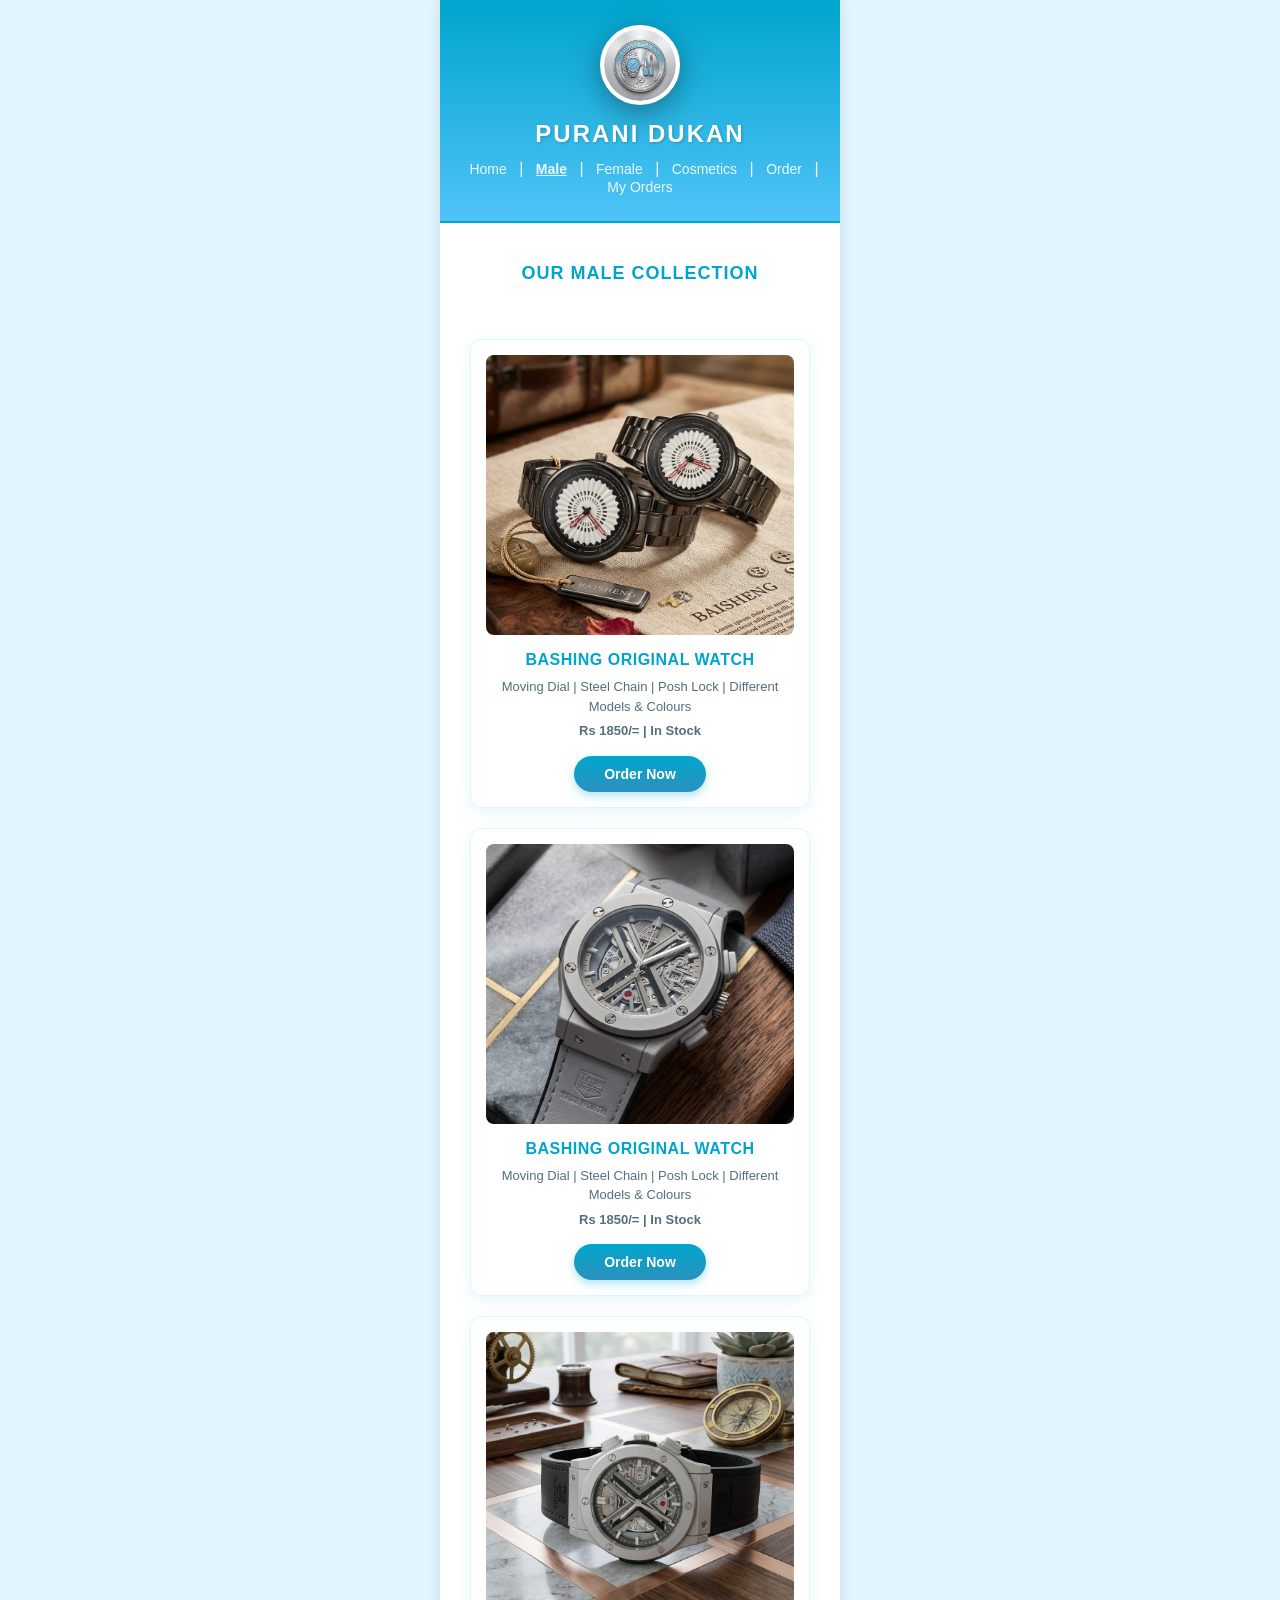
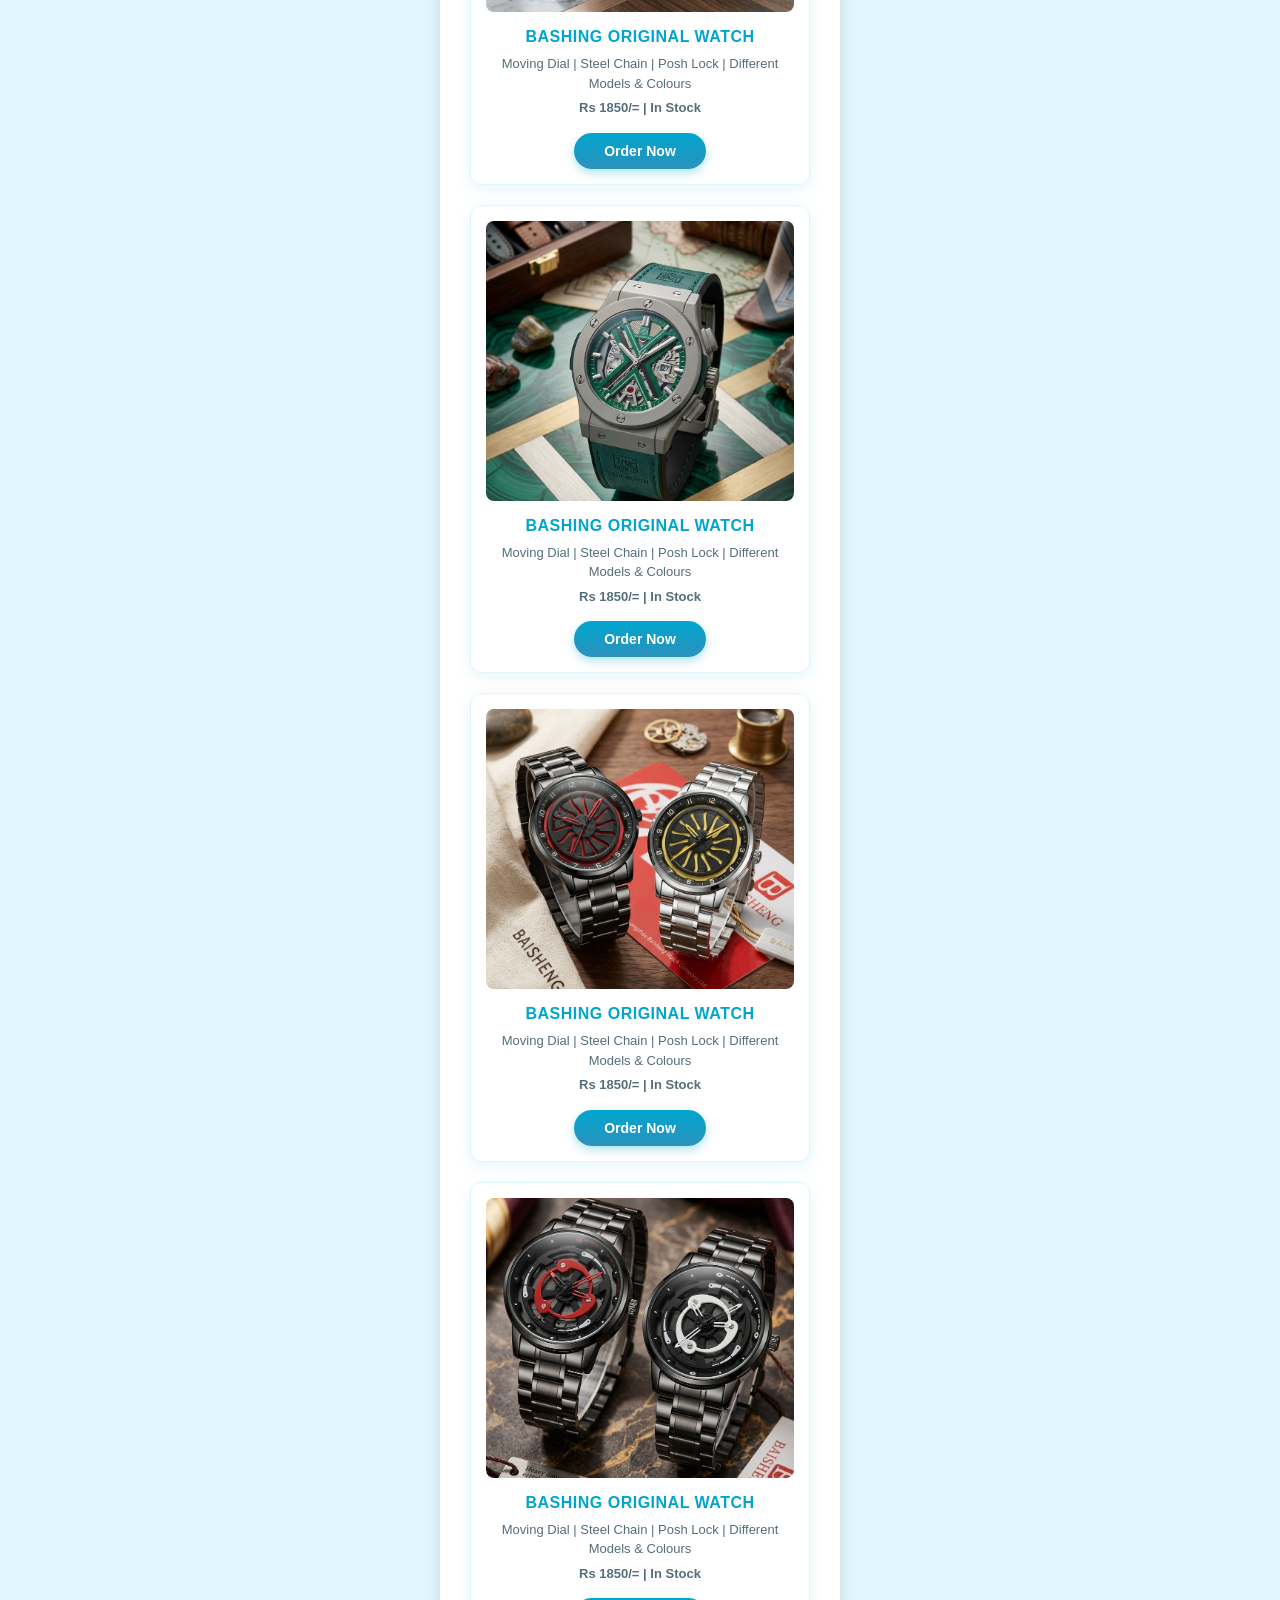
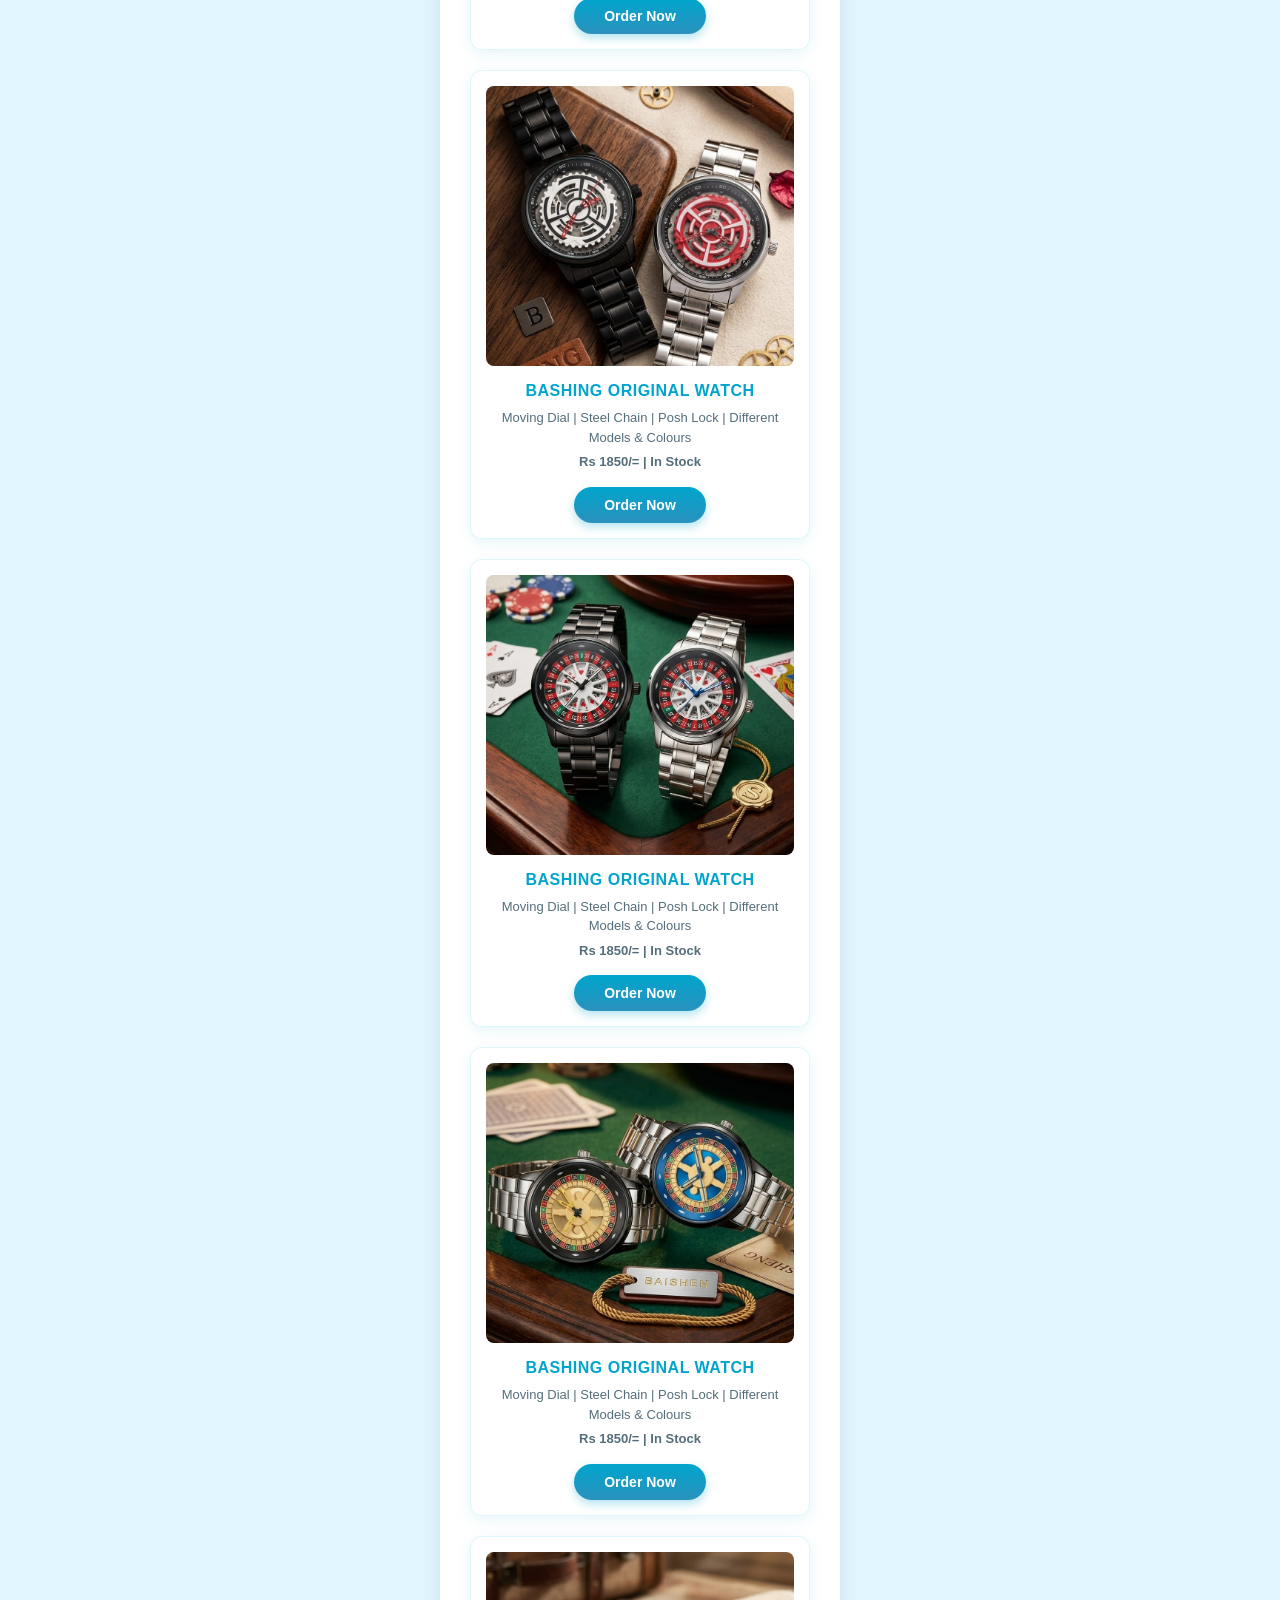
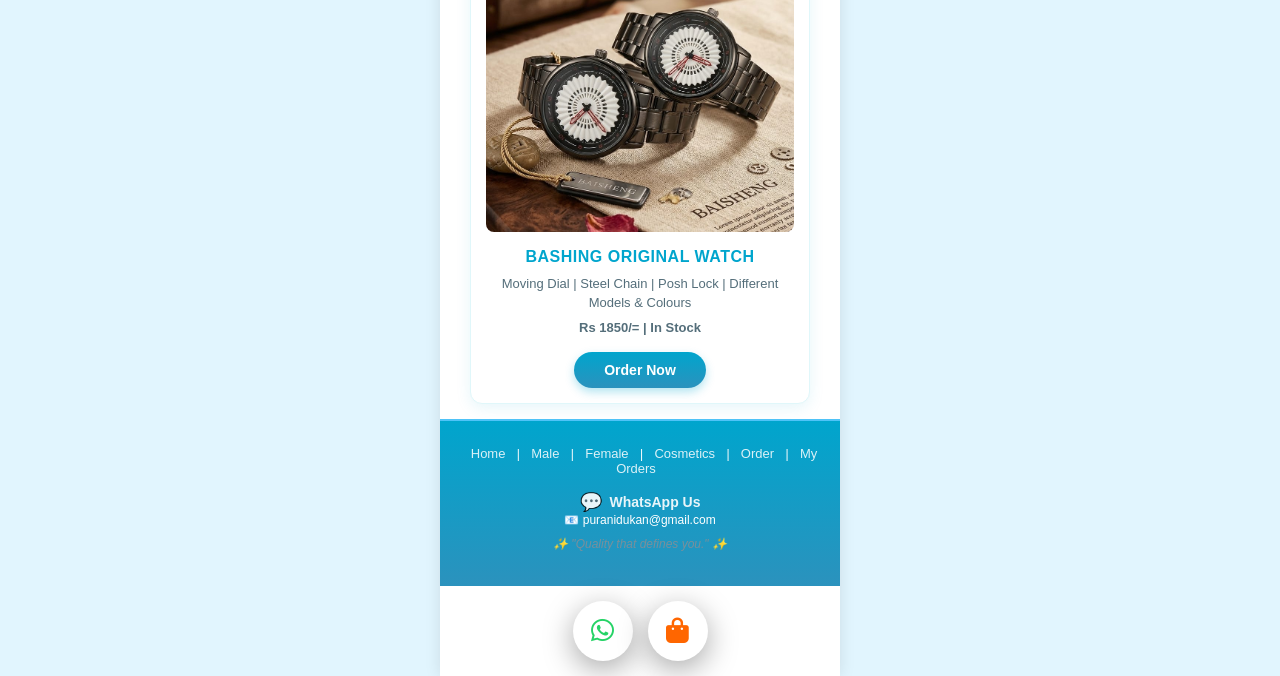
<file: Male.html>
<!DOCTYPE html>
<html lang="en">
<head>
    <meta charset="UTF-8">
    <title>Male Collection - Purani Dukan</title>
    <link rel="stylesheet" href="https://cdnjs.cloudflare.com/ajax/libs/font-awesome/6.4.0/css/all.min.css">
    <link rel="stylesheet" href="style.css">
</head>
<body>
    <div class="app-container">
        <header>
            <div class="logo-container">
                <img src="logo1.jpeg" alt="Purani Dukan Logo">
            </div>
            <div class="logo">PURANI DUKAN</div>
            <nav>
                <a href="home.html">Home</a> | 
                <a href="Male.html">Male</a> | 
                <a href="female.html">Female</a> | 
                <a href="cosmetics.html">Cosmetics</a> | 
                <a href="order.html">Order</a> | 
                <a href="orders.html">My Orders</a>
            </nav>
        </header>

        <h2 style="text-align: center; margin: 40px 0;">Our Male Collection</h2>

        <div class="grid">
            <div class="card">
                <img src="pic10.jpeg" alt="Bashing Original Watch">
                <h3>BASHING ORIGINAL WATCH</h3>
                <p>Moving Dial | Steel Chain | Posh Lock | Different Models & Colours</p>
                <p class="price">Rs 1850/= | In Stock</p>
                <a href="order.html?product=Bashing%20Original%20Watch&price=1850" class="order-btn">Order Now</a>
            </div>
            <div class="card">
                <img src="pic2.jpeg" alt="Bashing Original Watch">
                <h3>BASHING ORIGINAL WATCH</h3>
                <p>Moving Dial | Steel Chain | Posh Lock | Different Models & Colours</p>
                <p class="price">Rs 1850/= | In Stock</p>
                <a href="order.html?product=Bashing%20Original%20Watch&price=1850" class="order-btn">Order Now</a>
            </div>
            <div class="card">
                <img src="pic3.jpeg" alt="Bashing Original Watch">
                <h3>BASHING ORIGINAL WATCH</h3>
                <p>Moving Dial | Steel Chain | Posh Lock | Different Models & Colours</p>
                <p class="price">Rs 1850/= | In Stock</p>
                <a href="order.html?product=Bashing%20Original%20Watch&price=1850" class="order-btn">Order Now</a>
            </div>
            <div class="card">
                <img src="pic4.jpeg" alt="Bashing Original Watch">
                <h3>BASHING ORIGINAL WATCH</h3>
                <p>Moving Dial | Steel Chain | Posh Lock | Different Models & Colours</p>
                <p class="price">Rs 1850/= | In Stock</p>
                <a href="order.html?product=Bashing%20Original%20Watch&price=1850" class="order-btn">Order Now</a>
            </div>
            <div class="card">
                <img src="pic5.jpeg" alt="Bashing Original Watch">
                <h3>BASHING ORIGINAL WATCH</h3>
                <p>Moving Dial | Steel Chain | Posh Lock | Different Models & Colours</p>
                <p class="price">Rs 1850/= | In Stock</p>
                <a href="order.html?product=Bashing%20Original%20Watch&price=1850" class="order-btn">Order Now</a>
            </div>
            <div class="card">
                <img src="pic6.jpeg" alt="Bashing Original Watch">
                <h3>BASHING ORIGINAL WATCH</h3>
                <p>Moving Dial | Steel Chain | Posh Lock | Different Models & Colours</p>
                <p class="price">Rs 1850/= | In Stock</p>
                <a href="order.html?product=Bashing%20Original%20Watch&price=1850" class="order-btn">Order Now</a>
            </div>
            <div class="card">
                <img src="pic7.jpeg" alt="Bashing Original Watch">
                <h3>BASHING ORIGINAL WATCH</h3>
                <p>Moving Dial | Steel Chain | Posh Lock | Different Models & Colours</p>
                <p class="price">Rs 1850/= | In Stock</p>
                <a href="order.html?product=Bashing%20Original%20Watch&price=1850" class="order-btn">Order Now</a>
            </div>
            <div class="card">
                <img src="pic8.jpeg" alt="Bashing Original Watch">
                <h3>BASHING ORIGINAL WATCH</h3>
                <p>Moving Dial | Steel Chain | Posh Lock | Different Models & Colours</p>
                <p class="price">Rs 1850/= | In Stock</p>
                <a href="order.html?product=Bashing%20Original%20Watch&price=1850" class="order-btn">Order Now</a>
            </div>
            <div class="card">
                <img src="pic9.jpeg" alt="Bashing Original Watch">
                <h3>BASHING ORIGINAL WATCH</h3>
                <p>Moving Dial | Steel Chain | Posh Lock | Different Models & Colours</p>
                <p class="price">Rs 1850/= | In Stock</p>
                <a href="order.html?product=Bashing%20Original%20Watch&price=1850" class="order-btn">Order Now</a>
            </div>
            <div class="card">
                <img src="pic10.jpeg" alt="Bashing Original Watch">
                <h3>BASHING ORIGINAL WATCH</h3>
                <p>Moving Dial | Steel Chain | Posh Lock | Different Models & Colours</p>
                <p class="price">Rs 1850/= | In Stock</p>
                <a href="order.html?product=Bashing%20Original%20Watch&price=1850" class="order-btn">Order Now</a>
            </div>
        </div>

        <footer>
            <div class="footer-nav">
                <a href="home.html">Home</a> | <a href="Male.html">Male</a> | <a href="female.html">Female</a> | <a href="cosmetics.html">Cosmetics</a> | <a href="order.html">Order</a> | <a href="orders.html">My Orders</a>
            </div>
            <a href="https://wa.me/923343876269" class="wa-link">
                <span class="icon">&#128172;</span> WhatsApp Us
            </a>
            <p>&#128231; puranidukan@gmail.com</p>
            <p class="caption">&#10024; "Quality that defines you." &#10024;</p>
        </footer>

        <div class="icon-container">
            <a href="https://wa.me/923343876269" class="circle-icon whatsapp">
                <i class="fab fa-whatsapp"></i>
            </a>
            <a href="order.html" class="circle-icon order">
                <i class="fas fa-shopping-bag"></i>
            </a>
        </div>
    </div>
    <script src="script.js"></script>
</body>
</html>
</file>
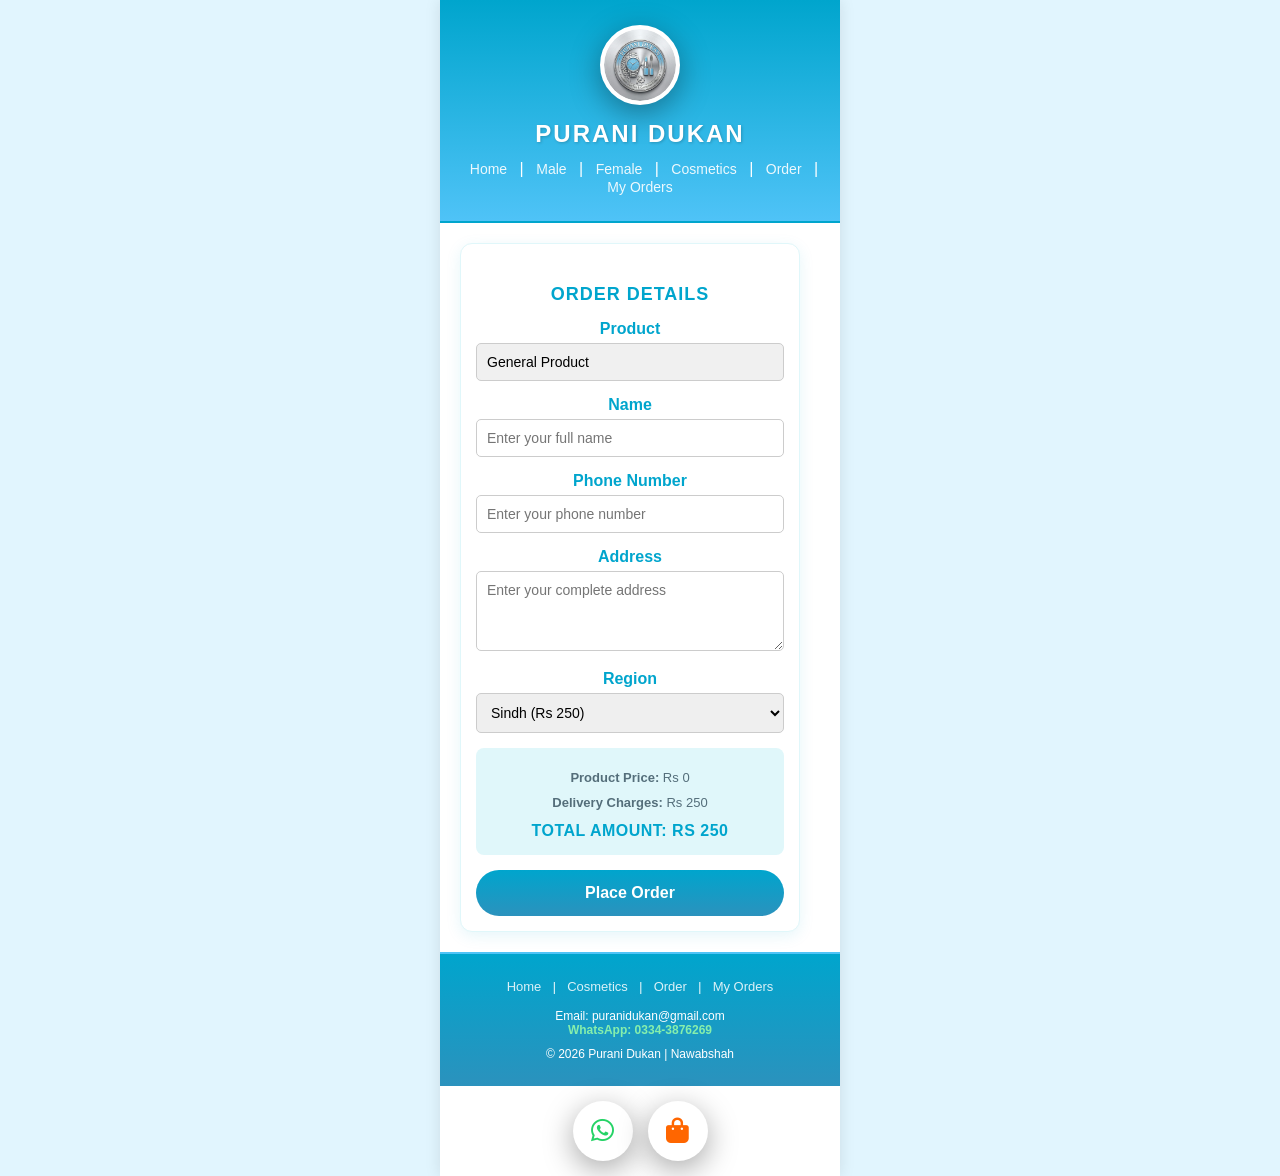
<file: order.html>
<!DOCTYPE html>
<html lang="en">
<head>
    <meta charset="UTF-8">
    <title>Order Now - Purani Dukan</title>
    <link rel="stylesheet" href="https://cdnjs.cloudflare.com/ajax/libs/font-awesome/6.4.0/css/all.min.css">
    <link rel="stylesheet" href="style.css">
</head>
<body>
    <div class="app-container">
        <header>
            <div class="logo-container">
                <img src="logo1.jpeg" alt="Purani Dukan Logo">
            </div>
            <div class="logo">PURANI DUKAN</div>
            <nav>
                <a href="home.html">Home</a> | 
                <a href="Male.html">Male</a> | 
                <a href="female.html">Female</a> | 
                <a href="cosmetics.html">Cosmetics</a> | 
                <a href="order.html">Order</a> | 
                <a href="orders.html">My Orders</a>
            </nav>
        </header>

        <main style="padding: 20px; flex: 1;">
            <div class="card">
                <h2>Order Details</h2>
                <form action="http://127.0.0.1:5000/order" method="POST">
                    <input type="hidden" name="product" id="productInput" value="">
                    <input type="hidden" name="product_price" id="productPriceInput" value="0">
                    <input type="hidden" name="delivery_charges" id="deliveryChargesInput" value="250">

                    <label style="font-weight: 600; color: #00a5cd; display: block; margin-bottom: 5px;">Product</label>
                    <input type="text" id="productDisplay" value="" readonly style="width: 100%; padding: 10px; margin-bottom: 15px; border: 1px solid #ccc; border-radius: 5px; background: #f0f0f0;">

                    <label style="font-weight: 600; color: #00a5cd; display: block; margin-bottom: 5px;">Name</label>
                    <input type="text" name="name" placeholder="Enter your full name" required style="width: 100%; padding: 10px; margin-bottom: 15px; border: 1px solid #ccc; border-radius: 5px;">

                    <label style="font-weight: 600; color: #00a5cd; display: block; margin-bottom: 5px;">Phone Number</label>
                    <input type="tel" name="phone" placeholder="Enter your phone number" required style="width: 100%; padding: 10px; margin-bottom: 15px; border: 1px solid #ccc; border-radius: 5px;">

                    <label style="font-weight: 600; color: #00a5cd; display: block; margin-bottom: 5px;">Address</label>
                    <textarea name="address" placeholder="Enter your complete address" required style="width: 100%; padding: 10px; margin-bottom: 15px; border: 1px solid #ccc; border-radius: 5px; min-height: 80px;"></textarea>

                    <label style="font-weight: 600; color: #00a5cd; display: block; margin-bottom: 5px;">Region</label>
                    <select name="region" id="region" onchange="calculateTotal()" style="width: 100%; padding: 10px; margin-bottom: 15px; border: 1px solid #ccc; border-radius: 5px;">
                        <option value="Sindh">Sindh (Rs 250)</option>
                        <option value="Punjab">Punjab (Rs 300)</option>
                        <option value="KPK/Gilgit/Balochistan">KPK, Gilgit, Balochistan (Rs 350)</option>
                    </select>

                    <div style="background: #e0f7fa; padding: 15px; border-radius: 8px; margin-bottom: 15px;">
                        <p style="margin: 5px 0;"><strong>Product Price:</strong> Rs <span id="price">0</span></p>
                        <p style="margin: 5px 0;"><strong>Delivery Charges:</strong> Rs <span id="delivery">250</span></p>
                        <h3 style="margin: 10px 0 0 0; color: #00a5cd;">Total Amount: Rs <span id="total">250</span></h3>
                    </div>

                    <button type="submit" style="width: 100%; padding: 14px; background: linear-gradient(180deg, #00a5cd 0%, #2b92bd 100%); color: white; border: none; border-radius: 25px; cursor: pointer; font-weight: 700; font-size: 16px;">Place Order</button>
                </form>
            </div>
        </main>

        <footer>
            <div class="footer-nav" style="margin-bottom: 15px;">
                <a href="home.html">Home</a> | 
                <a href="cosmetics.html">Cosmetics</a> | 
                <a href="order.html">Order</a> | 
                <a href="orders.html">My Orders</a>
            </div>
            <div class="contact-footer" style="font-size: 12px; margin-bottom: 10px;">
                <p>Email: puranidukan@gmail.com</p>
                <a href="https://wa.me/923343876269" style="color: #86efac; text-decoration: none; font-weight: bold;">
                    WhatsApp: 0334-3876269
                </a>
            </div>
            <p>&copy; 2026 Purani Dukan | Nawabshah</p>
        </footer>

        <div class="icon-container">
            <a href="https://wa.me/923343876269" class="circle-icon whatsapp">
                <i class="fab fa-whatsapp"></i>
            </a>
            <a href="order.html" class="circle-icon order">
                <i class="fas fa-shopping-bag"></i>
            </a>
        </div>
    </div>

    <script>
        // Read product and price from URL parameters
        const urlParams = new URLSearchParams(window.location.search);
        const product = urlParams.get('product') || 'General Product';
        const price = parseInt(urlParams.get('price')) || 0;

        document.getElementById('productInput').value = product;
        document.getElementById('productDisplay').value = product;
        document.getElementById('price').innerText = price;
        document.getElementById('productPriceInput').value = price;

        function calculateTotal() {
            let productPrice = parseInt(document.getElementById('price').innerText) || 0;
            let regionSelect = document.getElementById('region');
            let delivery = 250;

            if (regionSelect.value === 'Punjab') delivery = 300;
            else if (regionSelect.value === 'KPK/Gilgit/Balochistan') delivery = 350;

            document.getElementById('delivery').innerText = delivery;
            document.getElementById('total').innerText = productPrice + delivery;
            document.getElementById('deliveryChargesInput').value = delivery;
        }

        // Calculate total on page load
        calculateTotal();
    </script>
</body>
</html>
</file>
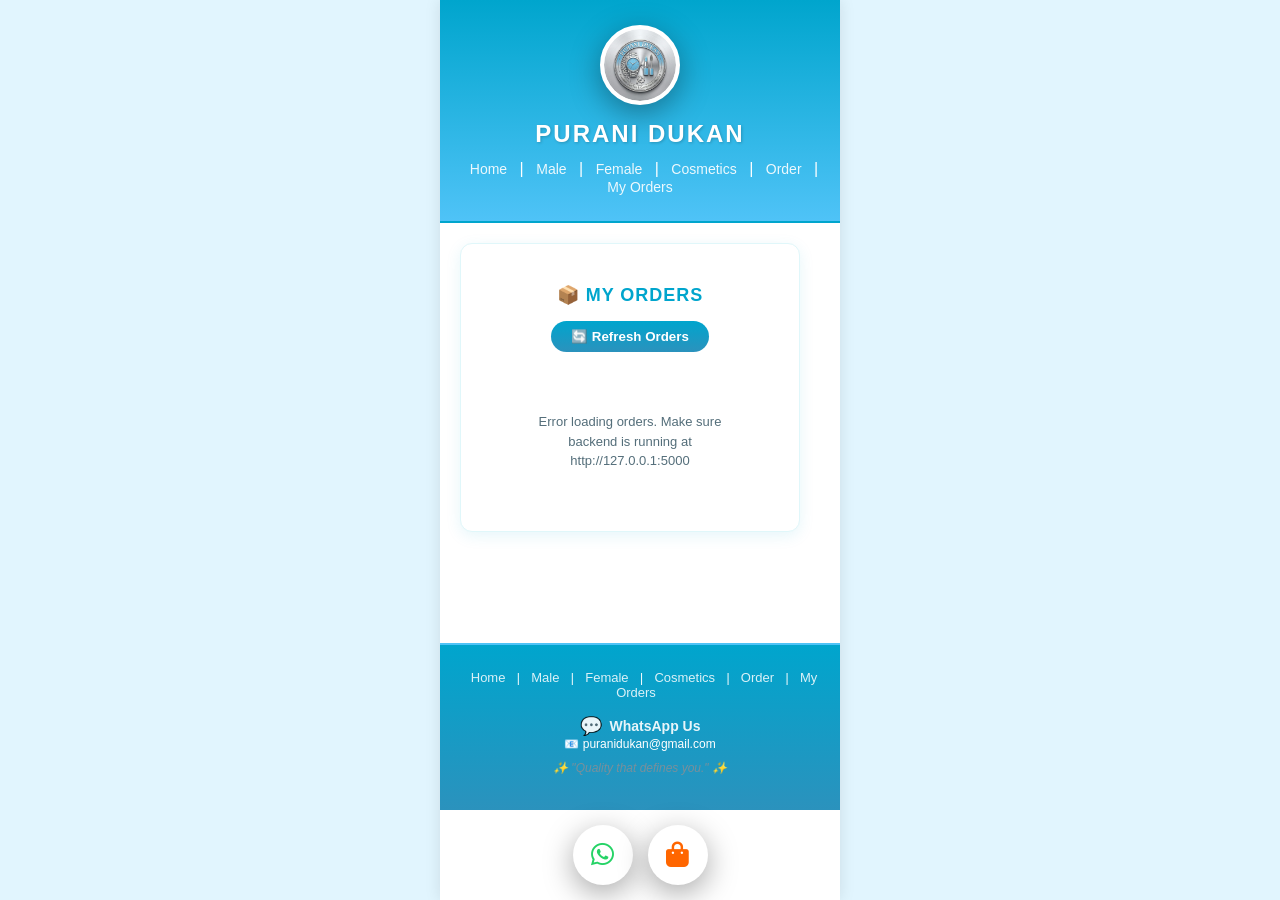
<file: orders.html>
<!DOCTYPE html>
<html lang="en">
<head>
    <meta charset="UTF-8">
    <title>My Orders - Purani Dukan</title>
    <link rel="stylesheet" href="https://cdnjs.cloudflare.com/ajax/libs/font-awesome/6.4.0/css/all.min.css">
    <link rel="stylesheet" href="style.css">
    <style>
        .orders-table { width: 100%; border-collapse: collapse; margin-top: 20px; font-size: 12px; }
        .orders-table th { background: #00a5cd; color: white; padding: 10px; text-align: left; }
        .orders-table td { padding: 8px; border-bottom: 1px solid #e0f7fa; }
        .orders-table tr:hover { background: #f0f9ff; }
        .status-pending { color: #ff9800; font-weight: 700; }
        .status-confirmed { color: #4caf50; font-weight: 700; }
        .status-delivered { color: #2196f3; font-weight: 700; }
        .no-orders { text-align: center; padding: 40px; color: #78909c; }
        .refresh-btn { 
            display: inline-block; 
            background: linear-gradient(180deg, #00a5cd 0%, #2b92bd 100%); 
            color: white; 
            padding: 8px 20px; 
            border-radius: 20px; 
            text-decoration: none; 
            font-weight: 600; 
            margin-bottom: 15px;
            border: none;
            cursor: pointer;
        }
    </style>
</head>
<body>
    <div class="app-container">
        <header>
            <div class="logo-container">
                <img src="logo1.jpeg" alt="Purani Dukan Logo">
            </div>
            <div class="logo">PURANI DUKAN</div>
            <nav>
                <a href="home.html">Home</a> | 
                <a href="Male.html">Male</a> | 
                <a href="female.html">Female</a> | 
                <a href="cosmetics.html">Cosmetics</a> | 
                <a href="order.html">Order</a> | 
                <a href="orders.html">My Orders</a>
            </nav>
        </header>

        <main style="padding: 20px; flex: 1;">
            <div class="card">
                <h2>&#128230; My Orders</h2>
                <button class="refresh-btn" onclick="loadOrders()">&#128260; Refresh Orders</button>
                <div id="ordersContainer">
                    <p class="no-orders">Loading orders...</p>
                </div>
            </div>
        </main>

        <footer>
            <div class="footer-nav">
                <a href="home.html">Home</a> | <a href="Male.html">Male</a> | <a href="female.html">Female</a> | <a href="cosmetics.html">Cosmetics</a> | <a href="order.html">Order</a> | <a href="orders.html">My Orders</a>
            </div>
            <a href="https://wa.me/923343876269" class="wa-link">
                <span class="icon">&#128172;</span> WhatsApp Us
            </a>
            <p>&#128231; puranidukan@gmail.com</p>
            <p class="caption">&#10024; "Quality that defines you." &#10024;</p>
        </footer>

        <div class="icon-container">
            <a href="https://wa.me/923343876269" class="circle-icon whatsapp">
                <i class="fab fa-whatsapp"></i>
            </a>
            <a href="order.html" class="circle-icon order">
                <i class="fas fa-shopping-bag"></i>
            </a>
        </div>
    </div>

    <script>
        async function loadOrders() {
            const container = document.getElementById('ordersContainer');
            container.innerHTML = '<p class="no-orders">Loading orders...</p>';

            try {
                const response = await fetch('http://127.0.0.1:5000/api/orders');
                const orders = await response.json();

                if (orders.length === 0) {
                    container.innerHTML = '<p class="no-orders">No orders yet. <a href="home.html">Shop Now</a></p>';
                    return;
                }

                let html = '<table class="orders-table"><thead><tr>';
                html += '<th>ID</th><th>Product</th><th>Name</th><th>Phone</th><th>Region</th><th>Price</th><th>Delivery</th><th>Total</th><th>Status</th><th>Date</th>';
                html += '</tr></thead><tbody>';

                orders.forEach(order => {
                    let statusClass = 'status-pending';
                    if (order.status === 'Confirmed') statusClass = 'status-confirmed';
                    if (order.status === 'Delivered') statusClass = 'status-delivered';

                    html += `<tr>
                        <td>#${order.id}</td>
                        <td><strong>${order.product}</strong></td>
                        <td>${order.name}</td>
                        <td>${order.phone}</td>
                        <td>${order.region}</td>
                        <td>Rs ${order.product_price}</td>
                        <td>Rs ${order.delivery_charges}</td>
                        <td><strong>Rs ${order.total_amount}</strong></td>
                        <td class="${statusClass}">${order.status}</td>
                        <td>${new Date(order.created_at).toLocaleDateString()}</td>
                    </tr>`;
                });

                html += '</tbody></table>';
                container.innerHTML = html;
            } catch (error) {
                container.innerHTML = '<p class="no-orders">Error loading orders. Make sure backend is running at http://127.0.0.1:5000</p>';
            }
        }

        // Load orders on page load
        loadOrders();
    </script>
</body>
</html>
</file>
<file: style.css>
/* ============================================
   PURANI DUKAN - FULL WORKING STYLESHEET
   ============================================ */

/* Reset & Base */
* {
    margin: 0;
    padding: 0;
    box-sizing: border-box;
}

body {
    margin: 0;
    padding: 0;
    background-color: #e1f5fe;
    display: flex;
    justify-content: center;
    font-family: 'Segoe UI', Tahoma, Geneva, Verdana, sans-serif;
    min-height: 100vh;
}

.app-container {
    max-width: 400px;
    width: 100%;
    background: #ffffff;
    min-height: 100vh;
    box-shadow: 0 0 15px rgba(0, 0, 0, 0.1);
    display: flex;
    flex-direction: column;
}

/* ============================================
   HEADER - Bright Cyan/Sky Blue
   ============================================ */
header {
    background: linear-gradient(180deg, #00a5cd 0%, #4fc3f7 100%);
    color: #ffffff;
    padding: 25px 20px;
    text-align: center;
    border-bottom: 2px solid #00a5cd;
}

.logo-container {
    width: 80px;
    height: 80px;
    background: white;
    border-radius: 50%;
    display: flex;
    align-items: center;
    justify-content: center;
    margin: 0 auto 15px auto;
    box-shadow: 0 8px 30px rgba(0,0,0,0.35);
    overflow: hidden;
    border: 4px solid #ffffff;
}

.logo-container img {
    width: 100%;
    height: 100%;
    object-fit: cover;
    border-radius: 50%;
    display: block;
}

.logo {
    font-weight: 800;
    font-size: 24px;
    margin-bottom: 12px;
    letter-spacing: 2px;
    text-transform: uppercase;
    color: #ffffff;
    text-shadow: 1px 1px 3px rgba(0,0,0,0.2);
}

nav {
    margin-top: 10px;
}

nav a {
    color: #ffffff;
    text-decoration: none;
    font-size: 14px;
    margin: 0 8px;
    opacity: 0.9;
    transition: opacity 0.3s;
}

nav a:hover {
    opacity: 1;
    text-decoration: underline;
}

/* ============================================
   BANNER - Darker Blue Overlay
   ============================================ */
.banner-container {
    position: relative;
    width: 100%;
    height: 300px;
    overflow: hidden;
}

.banner-img {
    width: 100%;
    height: 100%;
    object-fit: cover;
    display: block;
    filter: blur(4px);
    transform: scale(1.1);
}

.banner-container::after {
    content: '';
    position: absolute;
    top: 0;
    left: 0;
    width: 100%;
    height: 100%;
    background: rgba(0, 0, 0, 0.4);
}

/* Text on top of Image */
.banner-text {
    position: absolute;
    top: 50%;
    left: 50%;
    transform: translate(-50%, -50%);
    color: #ffffff;
    text-align: center;
    width: 90%;
    z-index: 1;
    padding: 10px;
}

.banner-text h1 {
    font-family: 'Poppins', 'Segoe UI', sans-serif;
    font-size: 38px;
    font-weight: 700;
    letter-spacing: 2px;
    text-transform: uppercase;
    margin: 0 0 15px 0;
    text-shadow: 2px 2px 10px rgba(0,0,0,0.3);
    color: #ffffff;
}

.banner-text p {
    font-size: 18px;
    margin: 10px 0 20px 0;
    color: rgba(255, 255, 255, 0.95);
    font-weight: 400;
}

.banner-text button {
    display: inline-block;
    background: #ffffff;
    color: #333;
    text-decoration: none;
    padding: 12px 28px;
    border-radius: 4px;
    font-weight: 600;
    font-size: 16px;
    border: none;
    cursor: pointer;
    box-shadow: 0 2px 8px rgba(0,0,0,0.2);
    transition: all 0.3s;
}

.banner-text button:hover {
    transform: translateY(-2px);
    box-shadow: 0 4px 12px rgba(0,0,0,0.3);
}

/* ============================================
   PRODUCTS SECTION - Single Column
   ============================================ */
h2 {
    text-align: center;
    color: #00a5cd;
    font-size: 18px;
    margin: 25px 0 15px;
    font-weight: 700;
    text-transform: uppercase;
    letter-spacing: 1px;
}

/* Single Column Grid */
.grid {
    display: flex;
    flex-direction: column;
    align-items: center;
    gap: 20px;
    padding: 15px;
}

.card {
    background: #ffffff;
    border: 1px solid #e0f7fa;
    padding: 15px;
    text-align: center;
    border-radius: 12px;
    box-shadow: 0 4px 15px rgba(0, 165, 205, 0.1);
    width: 100%;
    max-width: 340px;
    transition: transform 0.3s, box-shadow 0.3s;
}

.card:hover {
    transform: translateY(-3px);
    box-shadow: 0 8px 25px rgba(0, 165, 205, 0.2);
}

.card img {
    width: 100%;
    height: 280px;
    object-fit: cover;
    border-radius: 8px;
}

.card h3 {
    color: #00a5cd;
    margin: 12px 0 8px;
    font-size: 16px;
    font-weight: 700;
    text-transform: uppercase;
    letter-spacing: 0.5px;
}

.card p {
    font-size: 13px;
    color: #546e7a;
    line-height: 1.5;
    margin: 5px 0;
}

.caption {
    font-size: 12px;
    color: #78909c;
    margin: 10px 0;
    font-style: italic;
}

.price {
    font-weight: 800;
    color: #00a5cd;
    font-size: 20px;
    margin: 10px 0;
}

.stock {
    font-size: 12px;
    color: #4fc3f7;
    font-weight: 600;
    margin: 5px 0;
}

/* Order Button - Blue theme */
.order-btn {
    display: inline-block;
    background: linear-gradient(180deg, #00a5cd 0%, #2b92bd 100%);
    color: #ffffff;
    text-decoration: none;
    padding: 10px 30px;
    border-radius: 25px;
    font-weight: 700;
    font-size: 14px;
    margin-top: 10px;
    transition: all 0.3s;
    box-shadow: 0 4px 10px rgba(0, 165, 205, 0.3);
    border: none;
    cursor: pointer;
}

.order-btn:hover {
    background: linear-gradient(180deg, #4fc3f7 0%, #00a5cd 100%);
    transform: scale(1.05);
    box-shadow: 0 6px 15px rgba(0, 165, 205, 0.4);
}

/* Selection Buttons */
.selection-btns button {
    padding: 6px 14px;
    margin: 3px;
    cursor: pointer;
    background: linear-gradient(180deg, #00a5cd 0%, #2b92bd 100%);
    color: #ffffff;
    border: none;
    border-radius: 20px;
    font-weight: 600;
    transition: all 0.3s;
}

.selection-btns button:hover {
    background: linear-gradient(180deg, #4fc3f7 0%, #00a5cd 100%);
    transform: scale(1.05);
}

/* ============================================
   DELIVERY INFO
   ============================================ */
.delivery-info {
    font-size: 13px;
    padding: 20px;
    background: linear-gradient(180deg, #e0f7fa 0%, #b2ebf2 100%);
    border-top: 2px solid #4fc3f7;
    color: #2b92bd;
    text-align: center;
    margin-top: 20px;
    font-weight: 500;
}

/* ============================================
   FOOTER - Same Blue as Header
   ============================================ */
footer {
    background: linear-gradient(180deg, #00a5cd 0%, #2b92bd 100%);
    color: #ffffff;
    padding: 25px 20px;
    text-align: center;
    margin-top: auto;
    font-size: 12px;
    border-top: 2px solid #4fc3f7;
}

.footer-nav {
    margin-bottom: 15px;
}

.footer-nav a {
    color: rgba(255, 255, 255, 0.85);
    text-decoration: none;
    font-size: 13px;
    margin: 0 8px;
    transition: color 0.3s;
}

.footer-nav a:hover {
    color: #ffffff;
}

.wa-link {
    color: rgba(255, 255, 255, 0.9);
    font-weight: 700;
    text-decoration: none;
    display: flex;
    justify-content: center;
    align-items: center;
    margin-top: 12px;
    font-size: 14px;
}

.wa-link:hover {
    color: #ffffff;
}

.icon {
    margin-right: 8px;
    font-size: 18px;
}

/* ============================================
   FLOATING ICONS
   ============================================ */
.icon-container {
    display: flex;
    justify-content: center;
    gap: 15px;
    margin-top: 15px;
    padding-bottom: 15px;
}

.circle-icon {
    width: 60px;
    height: 60px;
    background: white;
    border-radius: 50%;
    display: flex;
    align-items: center;
    justify-content: center;
    box-shadow: 0 8px 30px rgba(0,0,0,0.35);
    text-decoration: none;
    transition: 0.3s;
}

.circle-icon i {
    font-size: 26px;
}

.whatsapp i {
    color: #25D366;
}

.order i {
    color: #ff6600;
}

.circle-icon:hover {
    transform: scale(1.1);
}

/* ============================================
   FORM STYLES
   ============================================ */
form input, form select, form textarea {
    font-family: 'Segoe UI', Tahoma, Geneva, Verdana, sans-serif;
    font-size: 14px;
}

form input:focus, form select:focus, form textarea:focus {
    outline: none;
    border-color: #00a5cd !important;
    box-shadow: 0 0 0 3px rgba(0, 165, 205, 0.2);
}

/* ============================================
   RESPONSIVE
   ============================================ */
@media (max-width: 480px) {
    .app-container { max-width: 100%; }
    .card { max-width: 95%; }
    .banner-text h1 { font-size: 30px; }
    .banner-text p { font-size: 16px; }
    .logo { font-size: 20px; }
    nav a { font-size: 12px; margin: 0 4px; }
}
</file>
